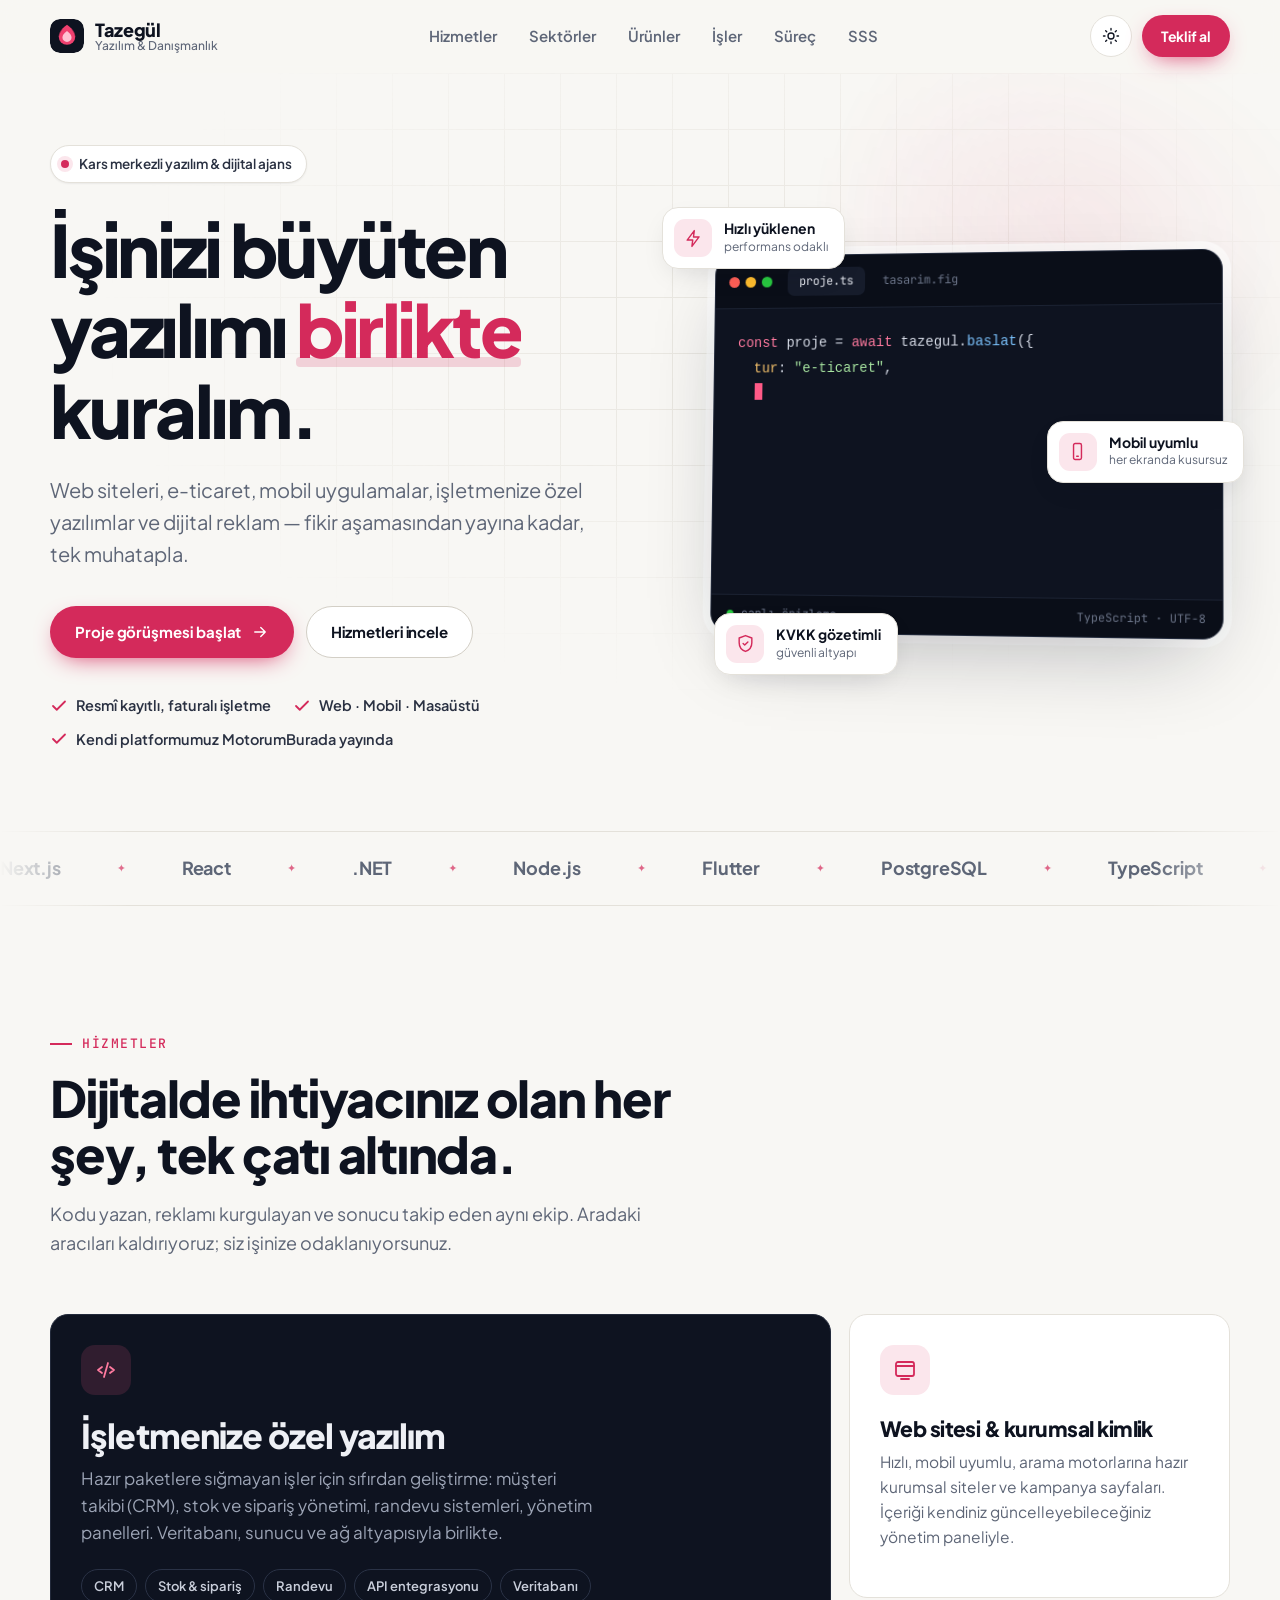
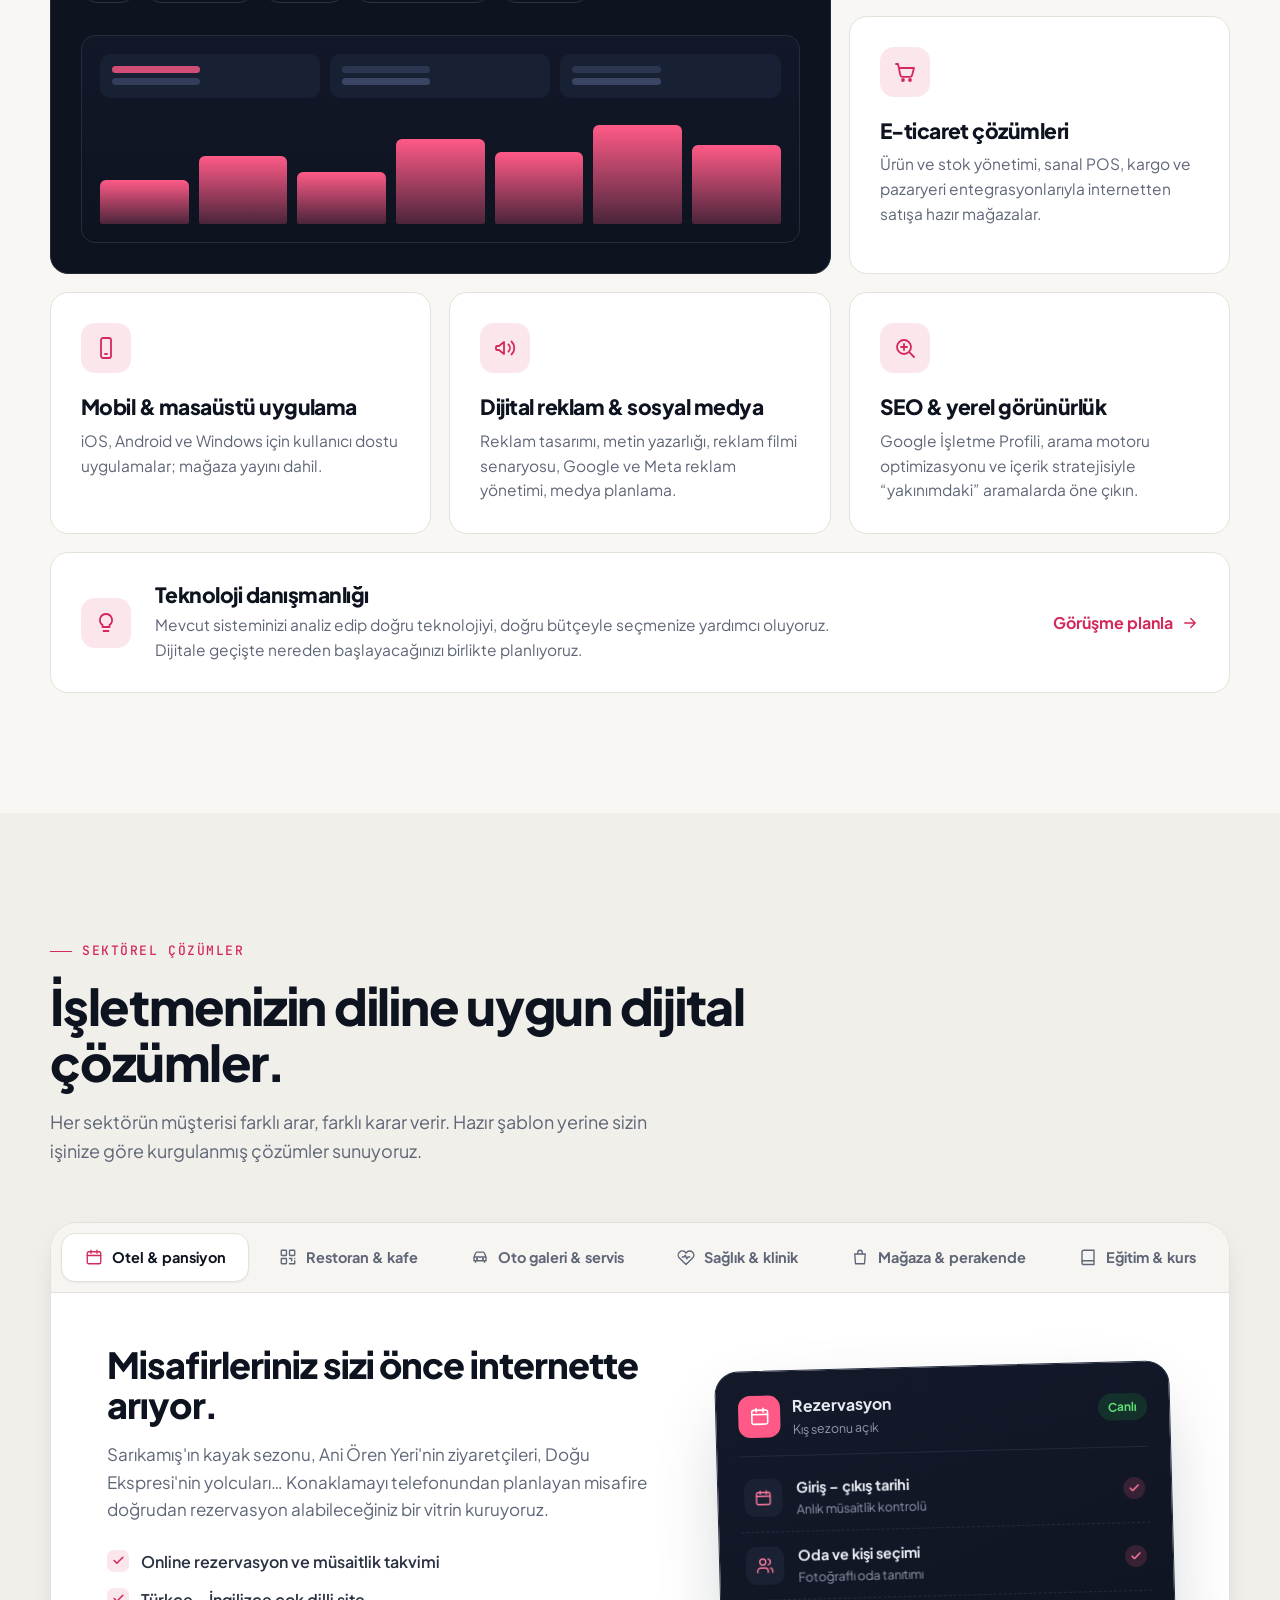
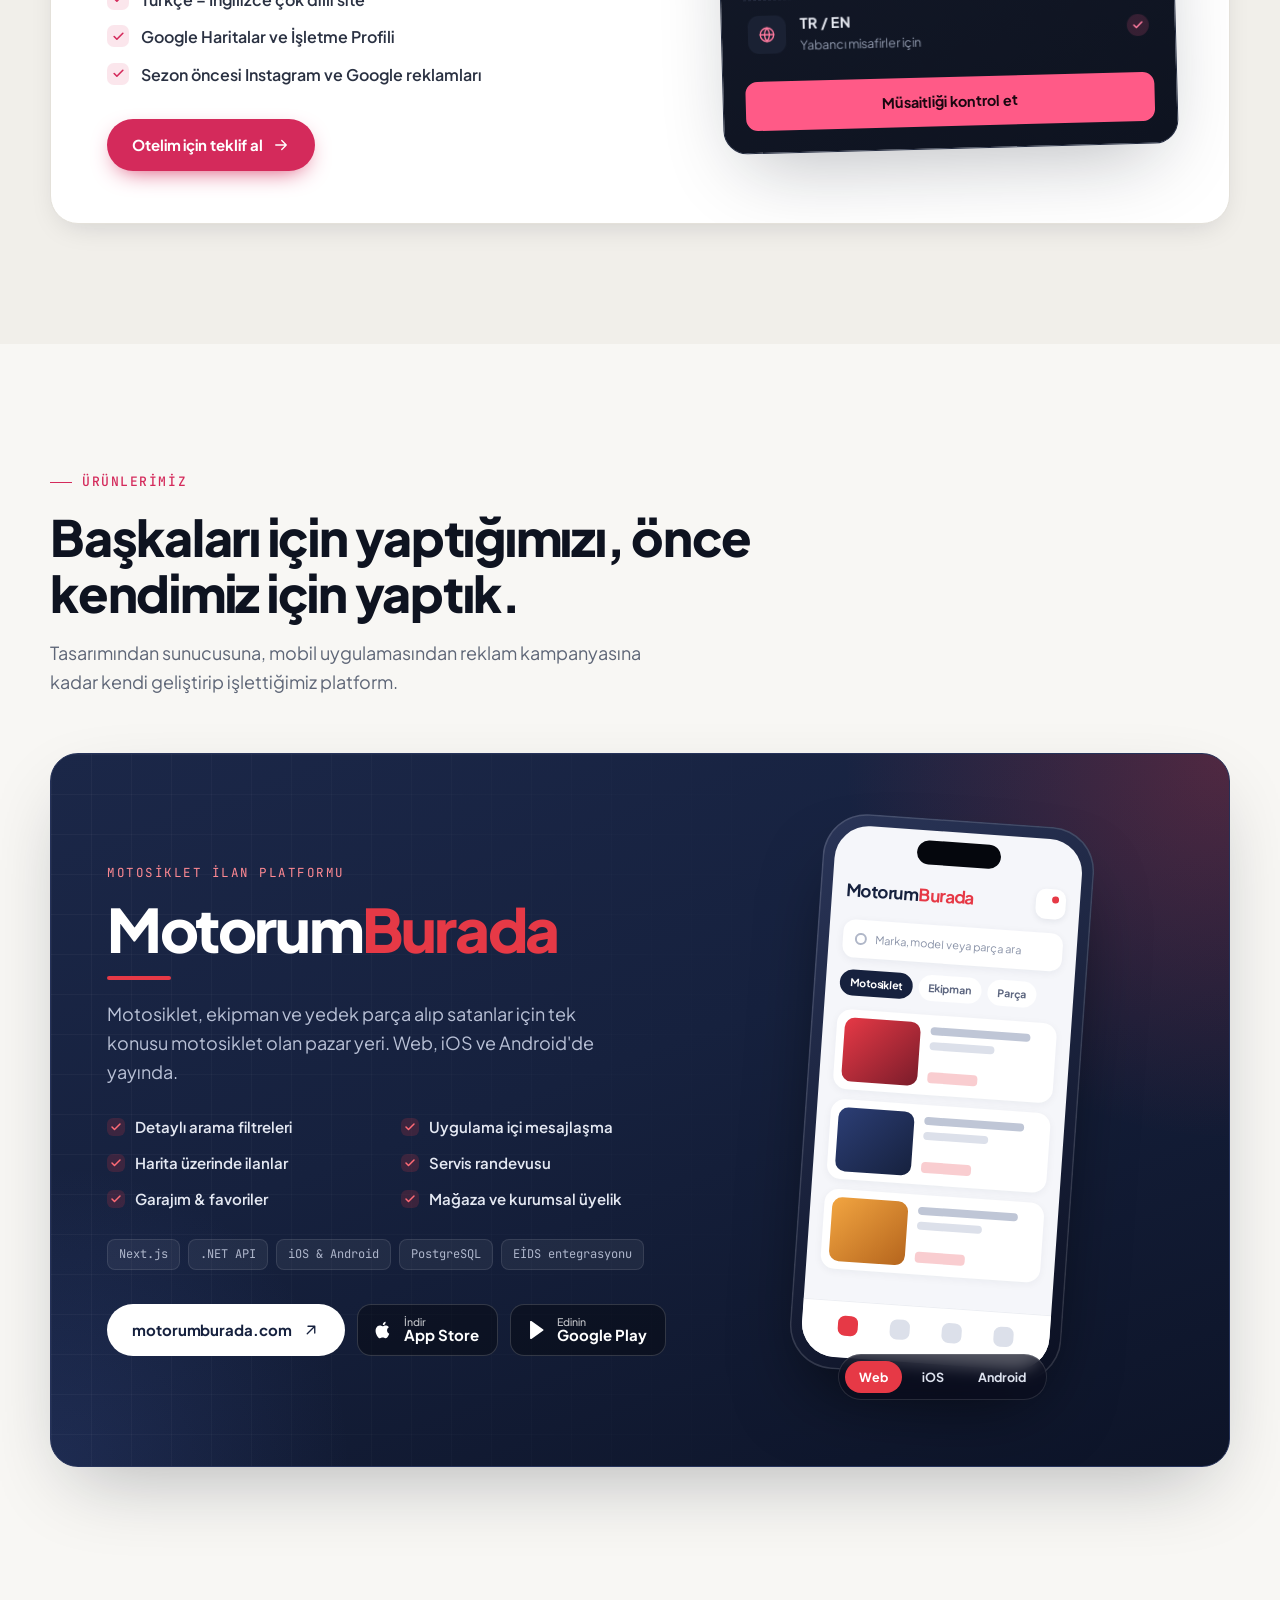
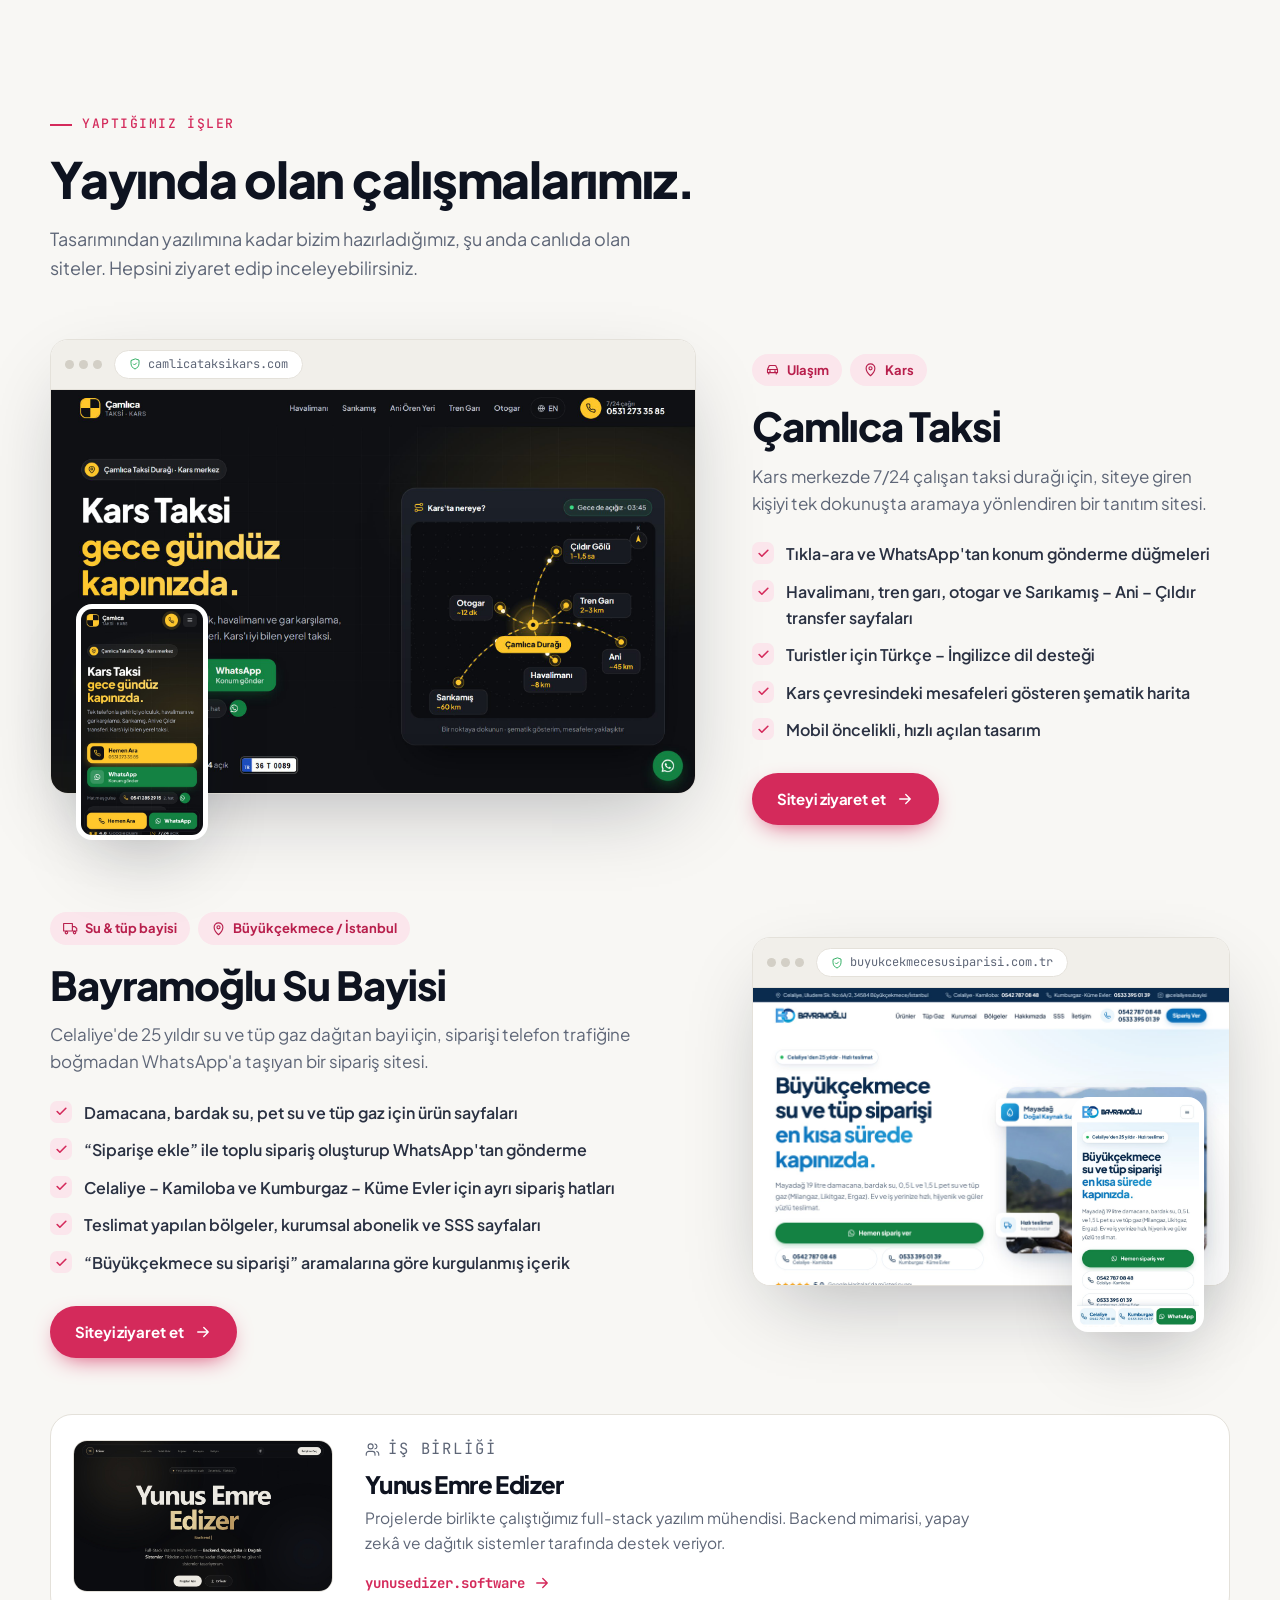
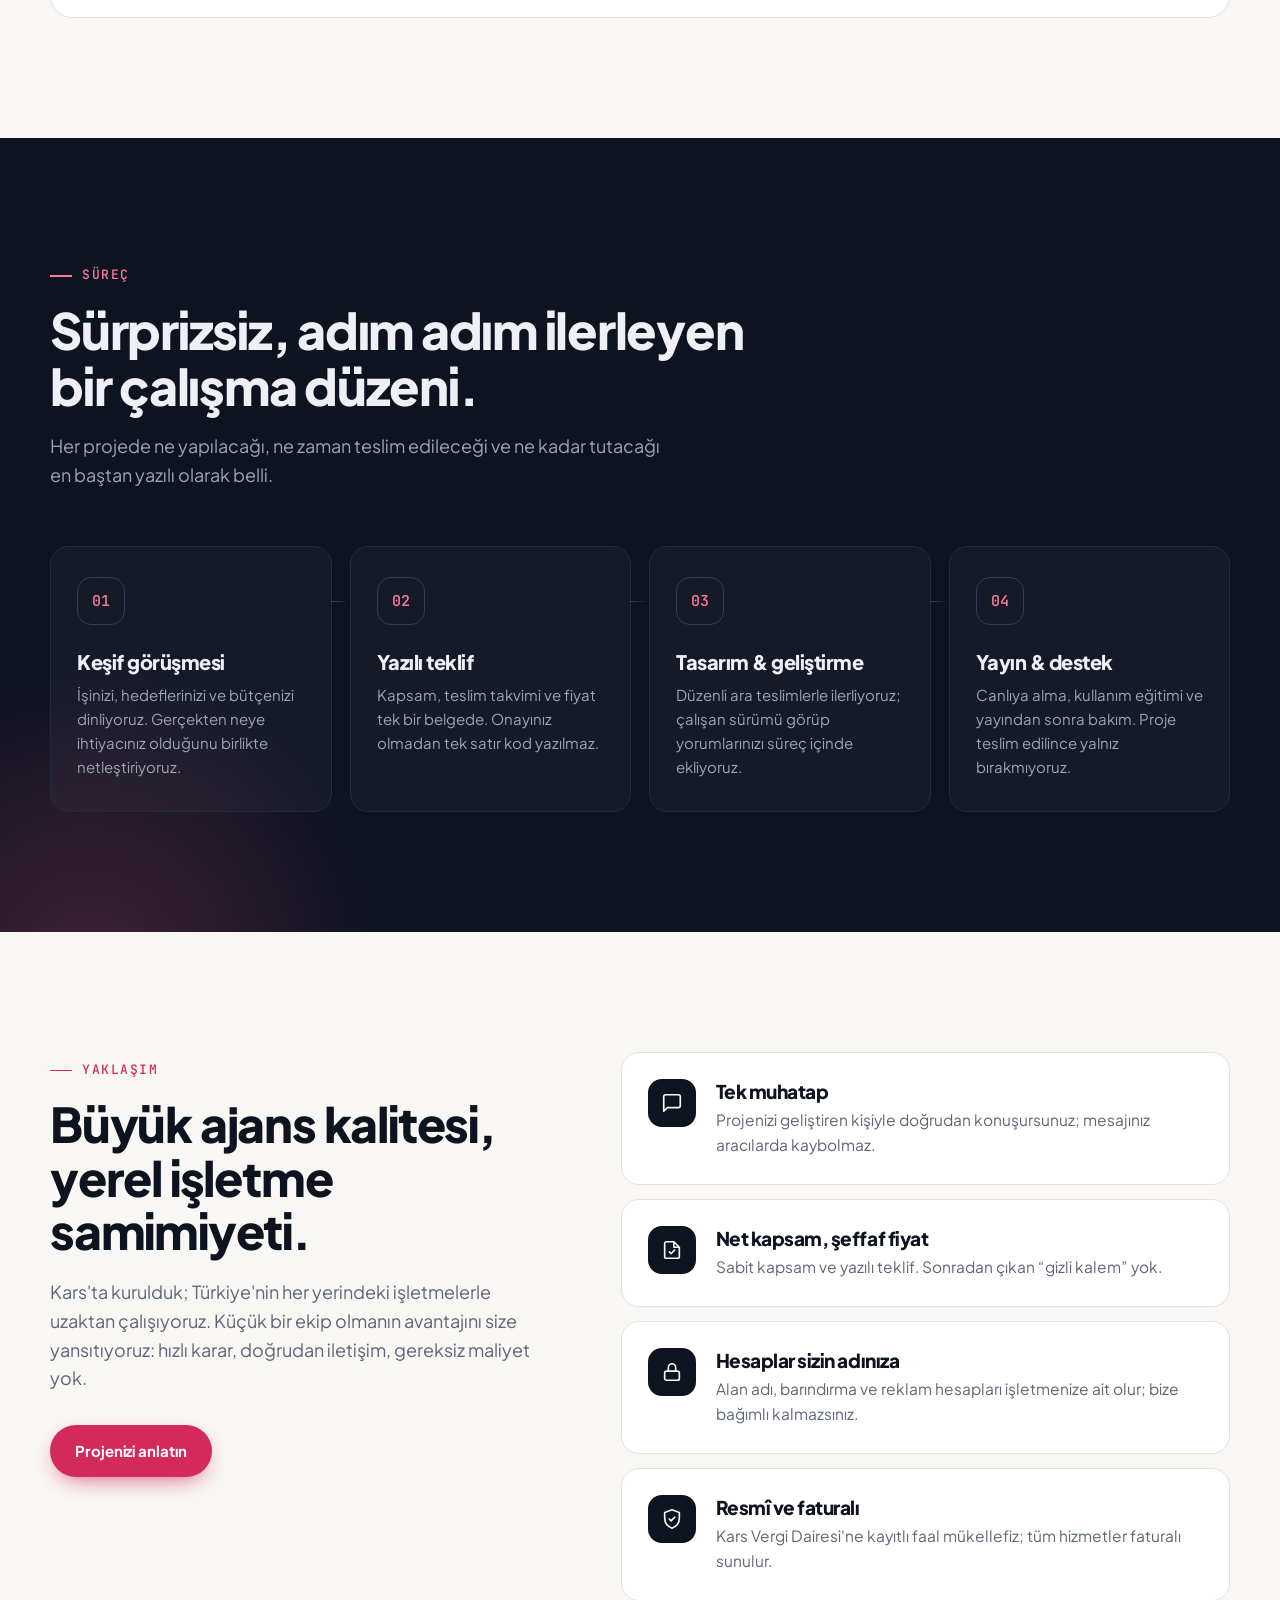
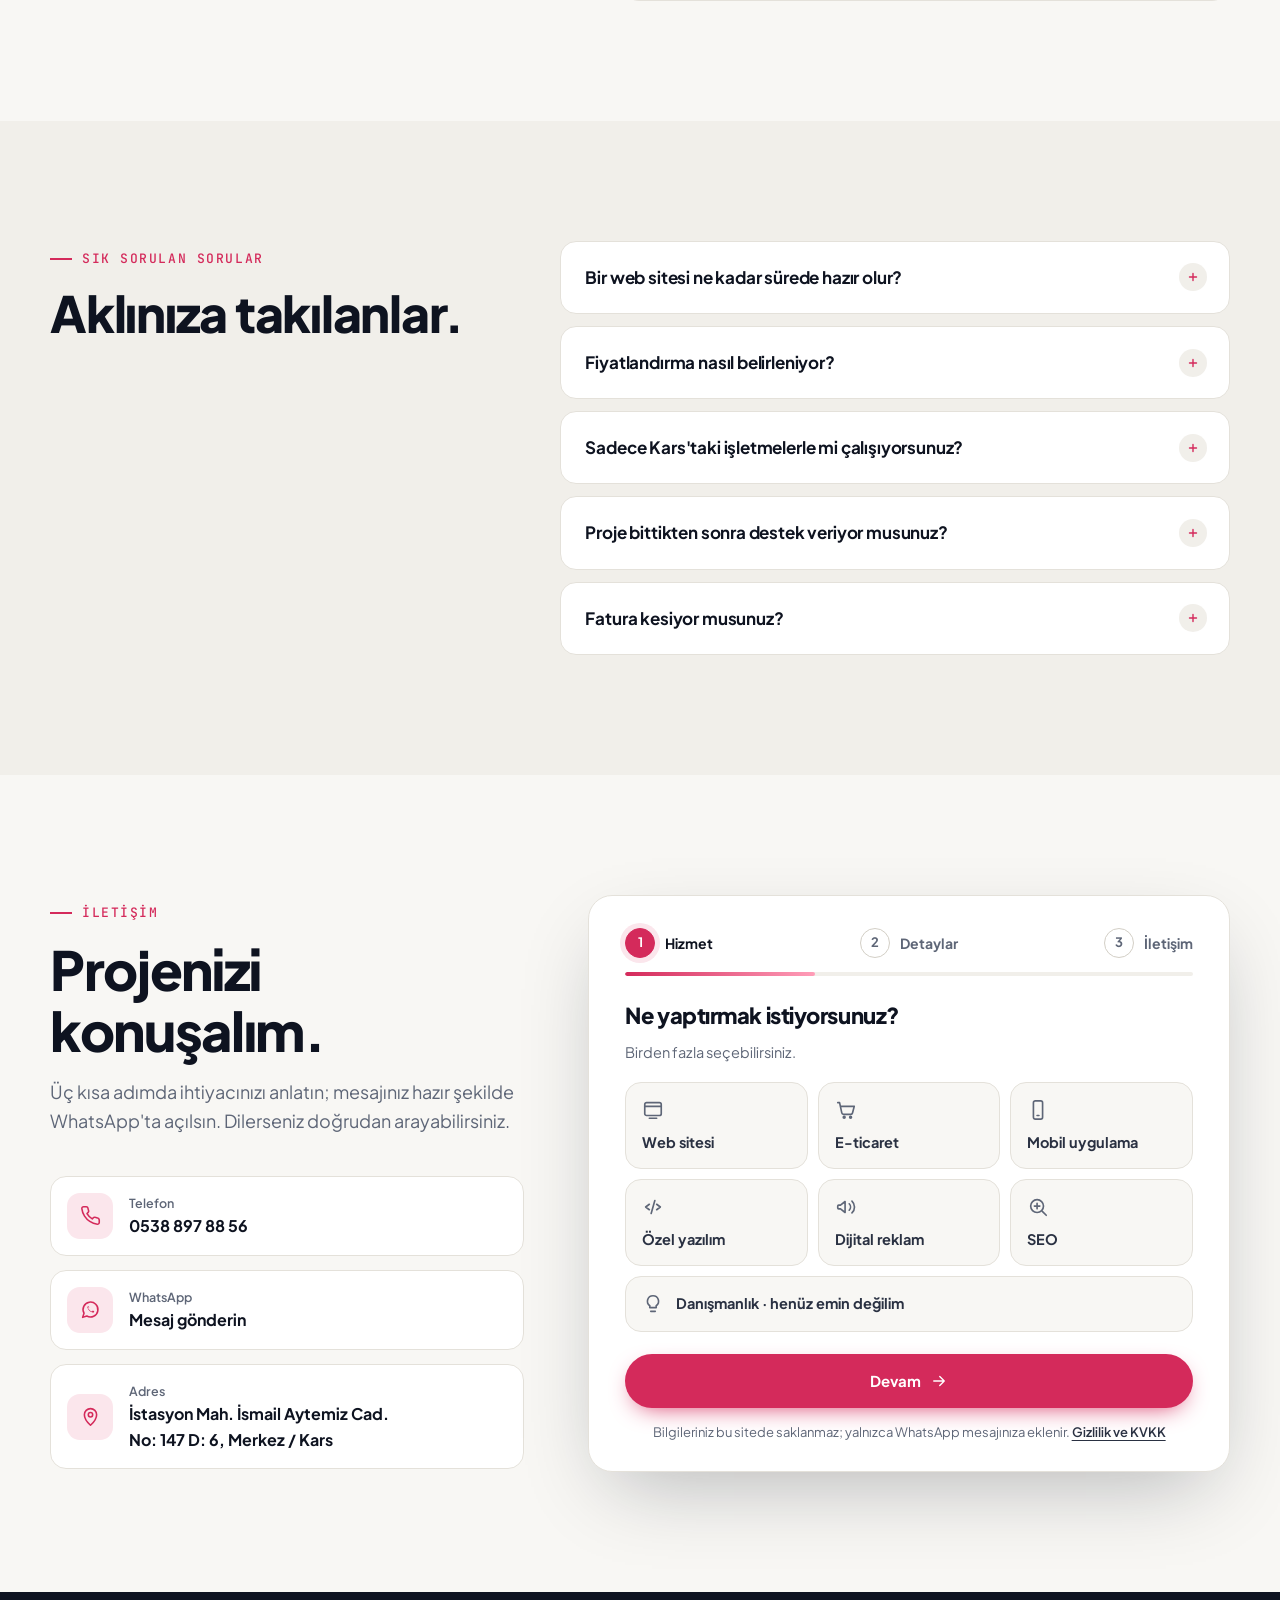
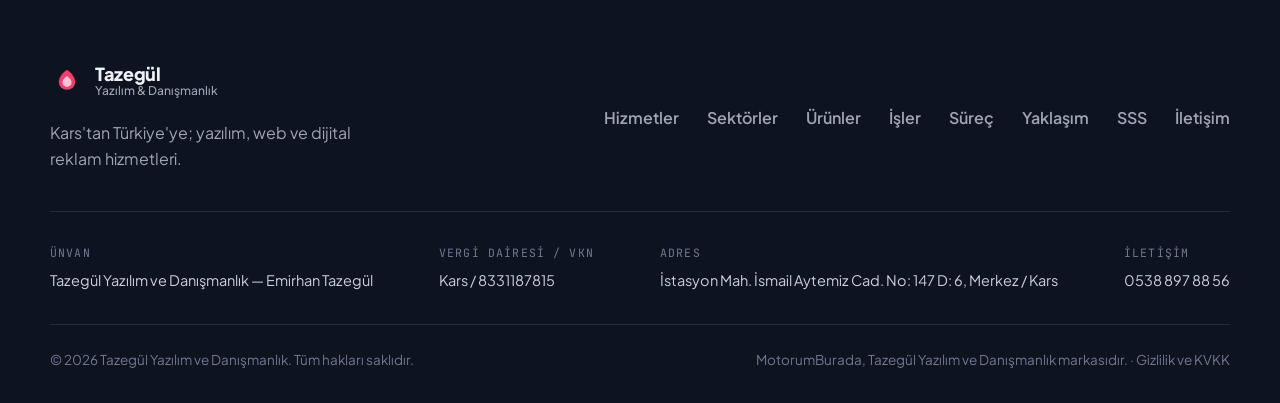
<file: index.html>
<!doctype html>
<html lang="tr">
<head>
  <meta charset="utf-8">
  <meta name="viewport" content="width=device-width, initial-scale=1">
  <title>Tazegül Yazılım ve Danışmanlık | Kars Yazılım, Web ve Dijital Reklam</title>
  <meta name="description" content="Kars merkezli yazılım ve dijital ajans. Web siteleri, e-ticaret, mobil uygulamalar, işletmeye özel yazılımlar, dijital reklam ve SEO hizmetleri.">
  <meta name="theme-color" content="#0E1320">
  <link rel="canonical" href="https://tazegul-yazilim.vercel.app/">
  <link rel="icon" href="favicon.svg" type="image/svg+xml">
  <link rel="apple-touch-icon" href="apple-touch-icon.png">
  <link rel="manifest" href="site.webmanifest">

  <meta property="og:url" content="https://tazegul-yazilim.vercel.app/">
  <meta property="og:type" content="website">
  <meta property="og:locale" content="tr_TR">
  <meta property="og:site_name" content="Tazegül Yazılım ve Danışmanlık">
  <meta property="og:title" content="Tazegül Yazılım ve Danışmanlık">
  <meta property="og:description" content="Web siteleri, e-ticaret, mobil uygulamalar, özel yazılım ve dijital reklam — fikirden yayına tek muhatapla.">
  <meta property="og:image" content="https://tazegul-yazilim.vercel.app/og-image.png">
  <meta property="og:image:width" content="1200">
  <meta property="og:image:height" content="630">
  <meta name="twitter:card" content="summary_large_image">

  <link rel="preconnect" href="https://fonts.googleapis.com">
  <link rel="preconnect" href="https://fonts.gstatic.com" crossorigin>
  <link href="https://fonts.googleapis.com/css2?family=Plus+Jakarta+Sans:wght@400;500;600;700;800&family=JetBrains+Mono:wght@400;500&display=swap" rel="stylesheet">
  <link rel="stylesheet" href="styles.css">

  <script type="application/ld+json">
  {
    "@context": "https://schema.org",
    "@type": "ProfessionalService",
    "name": "Tazegül Yazılım ve Danışmanlık",
    "url": "https://tazegul-yazilim.vercel.app/",
    "description": "Yazılım geliştirme, web siteleri, e-ticaret, mobil uygulama, dijital reklam ve SEO hizmetleri.",
    "telephone": "+90 538 897 88 56",
    "taxID": "8331187815",
    "founder": { "@type": "Person", "name": "Emirhan Tazegül" },
    "foundingDate": "2026-09-01",
    "address": {
      "@type": "PostalAddress",
      "streetAddress": "İstasyon Mah. İsmail Aytemiz Cad. No: 147 D: 6",
      "addressLocality": "Merkez",
      "addressRegion": "Kars",
      "addressCountry": "TR"
    },
    "areaServed": "TR"
  }
  </script>
  <script>
    document.documentElement.classList.add('js');
    try { var t = localStorage.getItem('tz-theme'); if (t) document.documentElement.setAttribute('data-theme', t); } catch (e) {}
  </script>
</head>
<body>
  <a class="skip" href="#main">İçeriğe geç</a>

  <!-- İkon seti -->
  <svg width="0" height="0" style="position:absolute" aria-hidden="true">
    <symbol id="i-cal" viewBox="0 0 24 24"><rect x="3" y="5" width="18" height="16" rx="2"/><path d="M16 3v4M8 3v4M3 10h18"/></symbol>
    <symbol id="i-globe" viewBox="0 0 24 24"><circle cx="12" cy="12" r="9"/><path d="M3 12h18M12 3a14 14 0 0 1 0 18M12 3a14 14 0 0 0 0 18"/></symbol>
    <symbol id="i-pin" viewBox="0 0 24 24"><path d="M12 22s7-6.2 7-12a7 7 0 0 0-14 0c0 5.8 7 12 7 12z"/><circle cx="12" cy="10" r="2.5"/></symbol>
    <symbol id="i-megaphone" viewBox="0 0 24 24"><path d="M3 11v2a1 1 0 0 0 1 1h2l5 4V6L6 10H4a1 1 0 0 0-1 1zM15.5 8.5a5 5 0 0 1 0 7M18.5 5.5a9 9 0 0 1 0 13"/></symbol>
    <symbol id="i-qr" viewBox="0 0 24 24"><rect x="3" y="3" width="7" height="7" rx="1"/><rect x="14" y="3" width="7" height="7" rx="1"/><rect x="3" y="14" width="7" height="7" rx="1"/><path d="M14 14h3v3M21 14v.01M14 21h7v-4"/></symbol>
    <symbol id="i-cart" viewBox="0 0 24 24"><path d="M3 4h2l2.4 11.2a2 2 0 0 0 2 1.6h7.7a2 2 0 0 0 2-1.5L21 8H6"/><circle cx="10" cy="20" r="1"/><circle cx="17" cy="20" r="1"/></symbol>
    <symbol id="i-bag" viewBox="0 0 24 24"><path d="M5 8h14l-1 13H6zM9 8V6a3 3 0 0 1 6 0v2"/></symbol>
    <symbol id="i-car" viewBox="0 0 24 24"><path d="M4 17v-5l2.2-5.2A2 2 0 0 1 8 5.5h8a2 2 0 0 1 1.8 1.3L20 12v5M4 12h16M6 17v2M18 17v2M4 17h16"/><circle cx="8" cy="14.5" r=".6"/><circle cx="16" cy="14.5" r=".6"/></symbol>
    <symbol id="i-wrench" viewBox="0 0 24 24"><path d="M14.7 6.3a4 4 0 0 0-5.4 5.1L3 17.7 6.3 21l6.3-6.3a4 4 0 0 0 5.1-5.4l-2.6 2.6-2.4-.6-.6-2.4z"/></symbol>
    <symbol id="i-heart" viewBox="0 0 24 24"><path d="M20.8 5.6a5.5 5.5 0 0 0-7.8 0L12 6.7l-1-1.1a5.5 5.5 0 0 0-7.8 7.8L12 22l8.8-8.6a5.5 5.5 0 0 0 0-7.8z"/><path d="M7 12h2.5l1.5-2.5 2 5 1.5-2.5H17"/></symbol>
    <symbol id="i-book" viewBox="0 0 24 24"><path d="M4 19.5A2.5 2.5 0 0 1 6.5 17H20V3H6.5A2.5 2.5 0 0 0 4 5.5zM4 19.5A2.5 2.5 0 0 0 6.5 22H20v-5"/></symbol>
    <symbol id="i-users" viewBox="0 0 24 24"><path d="M16 21v-2a4 4 0 0 0-4-4H6a4 4 0 0 0-4 4v2"/><circle cx="9" cy="7" r="4"/><path d="M22 21v-2a4 4 0 0 0-3-3.9M16 3.1a4 4 0 0 1 0 7.8"/></symbol>
    <symbol id="i-bolt" viewBox="0 0 24 24"><path d="M13 2 4 14h7l-1 8 9-12h-7z"/></symbol>
    <symbol id="i-mobile" viewBox="0 0 24 24"><rect x="7" y="2" width="10" height="20" rx="2"/><path d="M11 18h2"/></symbol>
    <symbol id="i-shield" viewBox="0 0 24 24"><path d="M12 2 4 5v6c0 5 3.4 9.3 8 11 4.6-1.7 8-6 8-11V5z"/><path d="m9 12 2 2 4-4"/></symbol>
    <symbol id="i-check" viewBox="0 0 24 24"><path d="M20 6 9 17l-5-5"/></symbol>
    <symbol id="i-code" viewBox="0 0 24 24"><path d="M8 9l-4 3 4 3M16 9l4 3-4 3M14 5l-4 14"/></symbol>
    <symbol id="i-monitor" viewBox="0 0 24 24"><rect x="3" y="4" width="18" height="14" rx="2"/><path d="M3 8h18M8 21h8"/></symbol>
    <symbol id="i-search" viewBox="0 0 24 24"><circle cx="11" cy="11" r="7"/><path d="m21 21-4.3-4.3M8 11h6M11 8v6"/></symbol>
    <symbol id="i-bulb" viewBox="0 0 24 24"><path d="M12 3a6 6 0 0 0-3.5 10.9V16h7v-2.1A6 6 0 0 0 12 3zM9.5 20h5"/></symbol>
    <symbol id="i-bell" viewBox="0 0 24 24"><path d="M18 8a6 6 0 0 0-12 0c0 7-3 9-3 9h18s-3-2-3-9M13.7 21a2 2 0 0 1-3.4 0"/></symbol>
    <symbol id="i-box" viewBox="0 0 24 24"><path d="M21 8 12 3 3 8v8l9 5 9-5zM3 8l9 5 9-5M12 13v8"/></symbol>
    <symbol id="i-card" viewBox="0 0 24 24"><rect x="2" y="5" width="20" height="14" rx="2"/><path d="M2 10h20M6 15h4"/></symbol>
    <symbol id="i-truck" viewBox="0 0 24 24"><path d="M1 4h14v12H1zM15 9h4l3 3v4h-7"/><circle cx="5.5" cy="18.5" r="2"/><circle cx="18.5" cy="18.5" r="2"/></symbol>
    <symbol id="i-clip" viewBox="0 0 24 24"><path d="M9 3h6v3H9zM7 4.5H5V21h14V4.5h-2M9 11h6M9 15h4"/></symbol>
    <symbol id="i-clock" viewBox="0 0 24 24"><circle cx="12" cy="12" r="9"/><path d="M12 7v5l3 2"/></symbol>
    <symbol id="i-list" viewBox="0 0 24 24"><path d="M8 6h13M8 12h13M8 18h13M3 6h.01M3 12h.01M3 18h.01"/></symbol>
    <symbol id="i-arrow" viewBox="0 0 24 24"><path d="M5 12h14M13 6l6 6-6 6"/></symbol>
    <symbol id="i-back" viewBox="0 0 24 24"><path d="M19 12H5M11 18l-6-6 6-6"/></symbol>
    <symbol id="i-phone" viewBox="0 0 24 24"><path d="M22 16.9v3a2 2 0 0 1-2.2 2 19.8 19.8 0 0 1-8.6-3.1 19.5 19.5 0 0 1-6-6A19.8 19.8 0 0 1 2.1 4.2 2 2 0 0 1 4.1 2h3a2 2 0 0 1 2 1.7c.1.9.4 1.8.7 2.7a2 2 0 0 1-.5 2.1L8 9.8a16 16 0 0 0 6 6l1.3-1.3a2 2 0 0 1 2.1-.4c.9.3 1.8.6 2.7.7a2 2 0 0 1 1.7 2z"/></symbol>
    <symbol id="i-wa" viewBox="0 0 24 24"><path d="M3 21l1.6-4.8A8.5 8.5 0 1 1 7.8 19.4z"/><path d="M9 9.5c.3 1.6 1.9 3.9 4.5 4.8l1.2-1.1 1.6.7-.4 1.6c-3.4.3-7.4-3.3-7.6-6.6L9.9 8.3l.8 1.5z" fill="currentColor" stroke="none"/></symbol>
  </svg>

  <!-- ============ HEADER ============ -->
  <header class="header" id="top">
    <div class="container header__inner">
      <a class="brand" href="#top" aria-label="Tazegül Yazılım ana sayfa">
        <img src="favicon.svg" alt="" width="34" height="34">
        <span class="brand__text">
          <strong>Tazegül</strong>
          <small>Yazılım &amp; Danışmanlık</small>
        </span>
      </a>

      <nav class="nav" id="nav" aria-label="Ana menü">
        <a href="#hizmetler">Hizmetler</a>
        <a href="#sektorler">Sektörler</a>
        <a href="#urunler">Ürünler</a>
        <a href="#isler">İşler</a>
        <a href="#surec">Süreç</a>
        <a href="#sss">SSS</a>
        <a href="#iletisim" class="nav__cta-mobile">Teklif al</a>
      </nav>

      <div class="header__actions">
        <button class="icon-btn" id="themeToggle" type="button" aria-label="Temayı değiştir">
          <svg class="i-sun" viewBox="0 0 24 24" aria-hidden="true"><circle cx="12" cy="12" r="4"/><path d="M12 2v2M12 20v2M4.9 4.9l1.4 1.4M17.7 17.7l1.4 1.4M2 12h2M20 12h2M4.9 19.1l1.4-1.4M17.7 6.3l1.4-1.4"/></svg>
          <svg class="i-moon" viewBox="0 0 24 24" aria-hidden="true"><path d="M20 14.5A8 8 0 0 1 9.5 4a8 8 0 1 0 10.5 10.5z"/></svg>
        </button>
        <a class="btn btn--primary btn--sm header__cta" href="#iletisim">Teklif al</a>
        <button class="icon-btn menu-btn" id="menuBtn" type="button" aria-label="Menüyü aç" aria-expanded="false" aria-controls="nav">
          <span></span><span></span>
        </button>
      </div>
    </div>
    <div class="progress" aria-hidden="true"><i id="progress"></i></div>
  </header>

  <main id="main">
    <!-- ============ HERO ============ -->
    <section class="hero">
      <div class="hero__bg" aria-hidden="true"></div>
      <div class="container hero__grid">
        <div class="hero__copy">
          <p class="eyebrow reveal"><span class="dot"></span> Kars merkezli yazılım &amp; dijital ajans</p>
          <h1 class="split" aria-label="İşinizi büyüten yazılımı birlikte kuralım.">
            <span class="w" style="--i:0"><span>İşinizi</span></span>
            <span class="w" style="--i:1"><span>büyüten</span></span>
            <span class="w" style="--i:2"><span>yazılımı</span></span>
            <span class="w" style="--i:3"><span class="accent">birlikte</span></span>
            <span class="w" style="--i:4"><span>kuralım.</span></span>
          </h1>
          <p class="lead reveal">Web siteleri, e-ticaret, mobil uygulamalar, işletmenize özel yazılımlar ve dijital reklam — fikir aşamasından yayına kadar, tek muhatapla.</p>
          <div class="hero__cta reveal">
            <a class="btn btn--primary" href="#iletisim">
              Proje görüşmesi başlat
              <svg viewBox="0 0 24 24" aria-hidden="true"><path d="M5 12h14M13 6l6 6-6 6"/></svg>
            </a>
            <a class="btn btn--ghost" href="#hizmetler">Hizmetleri incele</a>
          </div>
          <ul class="hero__facts reveal">
            <li><svg viewBox="0 0 24 24" aria-hidden="true"><path d="M20 6 9 17l-5-5"/></svg>Resmî kayıtlı, faturalı işletme</li>
            <li><svg viewBox="0 0 24 24" aria-hidden="true"><path d="M20 6 9 17l-5-5"/></svg>Web · Mobil · Masaüstü</li>
            <li><svg viewBox="0 0 24 24" aria-hidden="true"><path d="M20 6 9 17l-5-5"/></svg>Kendi platformumuz MotorumBurada yayında</li>
          </ul>
        </div>

        <div class="hero__visual reveal" aria-hidden="true">
          <div class="editor">
            <div class="editor__bar">
              <span class="editor__dots"><i></i><i></i><i></i></span>
              <span class="editor__tab is-active">proje.ts</span>
              <span class="editor__tab">tasarim.fig</span>
            </div>
            <pre class="editor__code"><code id="typed"></code><span class="caret"></span></pre>
            <div class="editor__status">
              <span><i class="pulse"></i> canlı önizleme</span>
              <span>TypeScript · UTF-8</span>
            </div>
          </div>
          <div class="chip chip--a"><span class="chip__icon"><svg><use href="#i-bolt"/></svg></span><div><strong>Hızlı yüklenen</strong><small>performans odaklı</small></div></div>
          <div class="chip chip--b"><span class="chip__icon"><svg><use href="#i-mobile"/></svg></span><div><strong>Mobil uyumlu</strong><small>her ekranda kusursuz</small></div></div>
          <div class="chip chip--c"><span class="chip__icon"><svg><use href="#i-shield"/></svg></span><div><strong>KVKK gözetimli</strong><small>güvenli altyapı</small></div></div>
        </div>
      </div>

      <div class="marquee" aria-label="Kullandığımız teknolojiler">
        <div class="marquee__track">
          <span>Next.js</span><span>React</span><span>.NET</span><span>Node.js</span><span>Flutter</span><span>PostgreSQL</span><span>TypeScript</span><span>Tailwind</span><span>Vercel</span><span>Cloudflare</span><span>Figma</span><span>Google Ads</span><span>Meta Ads</span>
          <span aria-hidden="true">Next.js</span><span aria-hidden="true">React</span><span aria-hidden="true">.NET</span><span aria-hidden="true">Node.js</span><span aria-hidden="true">Flutter</span><span aria-hidden="true">PostgreSQL</span><span aria-hidden="true">TypeScript</span><span aria-hidden="true">Tailwind</span><span aria-hidden="true">Vercel</span><span aria-hidden="true">Cloudflare</span><span aria-hidden="true">Figma</span><span aria-hidden="true">Google Ads</span><span aria-hidden="true">Meta Ads</span>
        </div>
      </div>
    </section>

    <!-- ============ SERVICES ============ -->
    <section class="section" id="hizmetler">
      <div class="container">
        <div class="section__head reveal">
          <p class="kicker">Hizmetler</p>
          <h2>Dijitalde ihtiyacınız olan her şey, tek çatı altında.</h2>
          <p>Kodu yazan, reklamı kurgulayan ve sonucu takip eden aynı ekip. Aradaki aracıları kaldırıyoruz; siz işinize odaklanıyorsunuz.</p>
        </div>

        <div class="bento">
          <article class="card card--feature reveal">
            <div class="card__icon"><svg viewBox="0 0 24 24"><path d="M8 9l-4 3 4 3M16 9l4 3-4 3M14 5l-4 14"/></svg></div>
            <h3>İşletmenize özel yazılım</h3>
            <p>Hazır paketlere sığmayan işler için sıfırdan geliştirme: müşteri takibi (CRM), stok ve sipariş yönetimi, randevu sistemleri, yönetim panelleri. Veritabanı, sunucu ve ağ altyapısıyla birlikte.</p>
            <ul class="tags"><li>CRM</li><li>Stok &amp; sipariş</li><li>Randevu</li><li>API entegrasyonu</li><li>Veritabanı</li></ul>
            <div class="card__art" aria-hidden="true">
              <div class="mini-dash">
                <div class="mini-dash__row"><b></b><b></b><b></b></div>
                <div class="mini-dash__chart"><i style="--h:40%"></i><i style="--h:62%"></i><i style="--h:48%"></i><i style="--h:78%"></i><i style="--h:66%"></i><i style="--h:90%"></i><i style="--h:72%"></i></div>
              </div>
            </div>
          </article>

          <article class="card reveal">
            <div class="card__icon"><svg viewBox="0 0 24 24"><rect x="3" y="4" width="18" height="14" rx="2"/><path d="M3 8h18M8 21h8"/></svg></div>
            <h3>Web sitesi &amp; kurumsal kimlik</h3>
            <p>Hızlı, mobil uyumlu, arama motorlarına hazır kurumsal siteler ve kampanya sayfaları. İçeriği kendiniz güncelleyebileceğiniz yönetim paneliyle.</p>
          </article>

          <article class="card reveal">
            <div class="card__icon"><svg viewBox="0 0 24 24"><path d="M3 4h2l2.4 11.2a2 2 0 0 0 2 1.6h7.7a2 2 0 0 0 2-1.5L21 8H6"/><circle cx="10" cy="20" r="1"/><circle cx="17" cy="20" r="1"/></svg></div>
            <h3>E-ticaret çözümleri</h3>
            <p>Ürün ve stok yönetimi, sanal POS, kargo ve pazaryeri entegrasyonlarıyla internetten satışa hazır mağazalar.</p>
          </article>

          <article class="card reveal">
            <div class="card__icon"><svg viewBox="0 0 24 24"><rect x="7" y="2" width="10" height="20" rx="2"/><path d="M11 18h2"/></svg></div>
            <h3>Mobil &amp; masaüstü uygulama</h3>
            <p>iOS, Android ve Windows için kullanıcı dostu uygulamalar; mağaza yayını dahil.</p>
          </article>

          <article class="card reveal">
            <div class="card__icon"><svg viewBox="0 0 24 24"><path d="M3 11v2a1 1 0 0 0 1 1h2l5 4V6L6 10H4a1 1 0 0 0-1 1zM15.5 8.5a5 5 0 0 1 0 7M18.5 5.5a9 9 0 0 1 0 13"/></svg></div>
            <h3>Dijital reklam &amp; sosyal medya</h3>
            <p>Reklam tasarımı, metin yazarlığı, reklam filmi senaryosu, Google ve Meta reklam yönetimi, medya planlama.</p>
          </article>

          <article class="card reveal">
            <div class="card__icon"><svg viewBox="0 0 24 24"><circle cx="11" cy="11" r="7"/><path d="m21 21-4.3-4.3M8 11h6M11 8v6"/></svg></div>
            <h3>SEO &amp; yerel görünürlük</h3>
            <p>Google İşletme Profili, arama motoru optimizasyonu ve içerik stratejisiyle “yakınımdaki” aramalarda öne çıkın.</p>
          </article>

          <article class="card card--wide reveal">
            <div class="card__icon"><svg viewBox="0 0 24 24"><path d="M12 3a6 6 0 0 0-3.5 10.9V16h7v-2.1A6 6 0 0 0 12 3zM9.5 20h5"/></svg></div>
            <div>
              <h3>Teknoloji danışmanlığı</h3>
              <p>Mevcut sisteminizi analiz edip doğru teknolojiyi, doğru bütçeyle seçmenize yardımcı oluyoruz. Dijitale geçişte nereden başlayacağınızı birlikte planlıyoruz.</p>
            </div>
            <a class="link-arrow" href="#iletisim">Görüşme planla <svg viewBox="0 0 24 24" aria-hidden="true"><path d="M5 12h14M13 6l6 6-6 6"/></svg></a>
          </article>
        </div>
      </div>
    </section>

    <!-- ============ SECTORS ============ -->
    <section class="section section--soft" id="sektorler">
      <div class="container">
        <div class="section__head reveal">
          <p class="kicker">Sektörel çözümler</p>
          <h2>İşletmenizin diline uygun dijital çözümler.</h2>
          <p>Her sektörün müşterisi farklı arar, farklı karar verir. Hazır şablon yerine sizin işinize göre kurgulanmış çözümler sunuyoruz.</p>
        </div>

        <div class="sectors reveal">
          <div class="sectors__tabs" role="tablist" aria-label="Sektörler">
            <button role="tab" id="tab-otel" aria-controls="p-otel" aria-selected="true" class="is-active"><svg><use href="#i-cal"/></svg>Otel &amp; pansiyon</button>
            <button role="tab" id="tab-restoran" aria-controls="p-restoran" aria-selected="false" tabindex="-1"><svg><use href="#i-qr"/></svg>Restoran &amp; kafe</button>
            <button role="tab" id="tab-oto" aria-controls="p-oto" aria-selected="false" tabindex="-1"><svg><use href="#i-car"/></svg>Oto galeri &amp; servis</button>
            <button role="tab" id="tab-saglik" aria-controls="p-saglik" aria-selected="false" tabindex="-1"><svg><use href="#i-heart"/></svg>Sağlık &amp; klinik</button>
            <button role="tab" id="tab-magaza" aria-controls="p-magaza" aria-selected="false" tabindex="-1"><svg><use href="#i-bag"/></svg>Mağaza &amp; perakende</button>
            <button role="tab" id="tab-egitim" aria-controls="p-egitim" aria-selected="false" tabindex="-1"><svg><use href="#i-book"/></svg>Eğitim &amp; kurs</button>
          </div>

          <!-- Otel -->
          <div class="sector" role="tabpanel" id="p-otel" aria-labelledby="tab-otel">
            <div class="sector__copy">
              <h3>Misafirleriniz sizi önce internette arıyor.</h3>
              <p>Sarıkamış'ın kayak sezonu, Ani Ören Yeri'nin ziyaretçileri, Doğu Ekspresi'nin yolcuları… Konaklamayı telefonundan planlayan misafire doğrudan rezervasyon alabileceğiniz bir vitrin kuruyoruz.</p>
              <ul class="ticks">
                <li>Online rezervasyon ve müsaitlik takvimi</li>
                <li>Türkçe – İngilizce çok dilli site</li>
                <li>Google Haritalar ve İşletme Profili</li>
                <li>Sezon öncesi Instagram ve Google reklamları</li>
              </ul>
              <button class="btn btn--primary" type="button" data-sector="Otel &amp; pansiyon" data-services="Web sitesi,Dijital reklam,SEO">Otelim için teklif al <svg><use href="#i-arrow"/></svg></button>
            </div>
            <div class="mock" aria-hidden="true">
              <div class="mock__head"><span class="mock__logo"><svg><use href="#i-cal"/></svg></span><div><b>Rezervasyon</b><small>Kış sezonu açık</small></div><em>Canlı</em></div>
              <div class="mock__row"><span><svg><use href="#i-cal"/></svg></span><div><strong>Giriş – çıkış tarihi</strong><small>Anlık müsaitlik kontrolü</small></div><i><svg><use href="#i-check"/></svg></i></div>
              <div class="mock__row"><span><svg><use href="#i-users"/></svg></span><div><strong>Oda ve kişi seçimi</strong><small>Fotoğraflı oda tanıtımı</small></div><i><svg><use href="#i-check"/></svg></i></div>
              <div class="mock__row"><span><svg><use href="#i-globe"/></svg></span><div><strong>TR / EN</strong><small>Yabancı misafirler için</small></div><i><svg><use href="#i-check"/></svg></i></div>
              <div class="mock__cta">Müsaitliği kontrol et</div>
            </div>
          </div>

          <!-- Restoran -->
          <div class="sector" role="tabpanel" id="p-restoran" aria-labelledby="tab-restoran" hidden>
            <div class="sector__copy">
              <h3>Menünüz masada, siparişiniz telefonda.</h3>
              <p>QR menüden paket siparişe, Google'daki görünürlüğünüzden sosyal medya kampanyalarınıza kadar lezzetinizi dijitalde de öne çıkarıyoruz.</p>
              <ul class="ticks">
                <li>QR menü ve kolay fiyat güncelleme</li>
                <li>Online ve WhatsApp üzerinden sipariş</li>
                <li>“Yakınımdaki restoranlar” aramalarında görünürlük</li>
                <li>Kampanya ve sosyal medya tasarımları</li>
              </ul>
              <button class="btn btn--primary" type="button" data-sector="Restoran &amp; kafe" data-services="Web sitesi,SEO,Dijital reklam">Restoranım için teklif al <svg><use href="#i-arrow"/></svg></button>
            </div>
            <div class="mock" aria-hidden="true">
              <div class="mock__head"><span class="mock__logo"><svg><use href="#i-qr"/></svg></span><div><b>QR Menü</b><small>Masa 4</small></div><em>Açık</em></div>
              <div class="mock__row"><span><svg><use href="#i-list"/></svg></span><div><strong>Kategoriler</strong><small>Kahvaltı · Ana yemek · Tatlı</small></div><i><svg><use href="#i-check"/></svg></i></div>
              <div class="mock__row"><span><svg><use href="#i-bell"/></svg></span><div><strong>Günün menüsü</strong><small>Tek tıkla güncellenir</small></div><i><svg><use href="#i-check"/></svg></i></div>
              <div class="mock__row"><span><svg><use href="#i-truck"/></svg></span><div><strong>Paket sipariş</strong><small>WhatsApp'a düşer</small></div><i><svg><use href="#i-check"/></svg></i></div>
              <div class="mock__cta">Sipariş ver</div>
            </div>
          </div>

          <!-- Oto -->
          <div class="sector" role="tabpanel" id="p-oto" aria-labelledby="tab-oto" hidden>
            <div class="sector__copy">
              <h3>Araçlarınız ve servisiniz tek panelde.</h3>
              <p>Stoktaki araçlarınızı sergileyen bir site, servis randevularını toplayan bir sistem; motosiklet satıyorsanız MotorumBurada'da size ait bir mağaza sayfası.</p>
              <ul class="ticks">
                <li>Araç stok ve ilan yönetimi</li>
                <li>Online servis randevusu</li>
                <li>Müşteri ve bakım geçmişi takibi</li>
                <li>MotorumBurada mağaza ve kurumsal üyelik</li>
              </ul>
              <button class="btn btn--primary" type="button" data-sector="Oto galeri &amp; servis" data-services="Web sitesi,Özel yazılım">İşletmem için teklif al <svg><use href="#i-arrow"/></svg></button>
            </div>
            <div class="mock" aria-hidden="true">
              <div class="mock__head"><span class="mock__logo"><svg><use href="#i-wrench"/></svg></span><div><b>Servis randevusu</b><small>Bu hafta 3 boş saat</small></div><em>Yeni</em></div>
              <div class="mock__row"><span><svg><use href="#i-car"/></svg></span><div><strong>Araç bilgisi</strong><small>Marka, model, kilometre</small></div><i><svg><use href="#i-check"/></svg></i></div>
              <div class="mock__row"><span><svg><use href="#i-clock"/></svg></span><div><strong>Uygun saat seçimi</strong><small>Çakışma olmadan</small></div><i><svg><use href="#i-check"/></svg></i></div>
              <div class="mock__row"><span><svg><use href="#i-clip"/></svg></span><div><strong>Bakım geçmişi</strong><small>Her araç için kayıt</small></div><i><svg><use href="#i-check"/></svg></i></div>
              <div class="mock__cta">Randevu oluştur</div>
            </div>
          </div>

          <!-- Sağlık -->
          <div class="sector" role="tabpanel" id="p-saglik" aria-labelledby="tab-saglik" hidden>
            <div class="sector__copy">
              <h3>Randevu almak bir mesaj kadar kolay.</h3>
              <p>Danışanlarınızın size kolayca ulaştığı, güven veren ve bilgilendiren bir web sitesi; kişisel verileri KVKK gözetilerek işleyen bir randevu altyapısı.</p>
              <ul class="ticks">
                <li>Online randevu talebi</li>
                <li>Hizmet ve uzman tanıtım sayfaları</li>
                <li>KVKK aydınlatma ve açık rıza akışları</li>
                <li>Google Haritalar'da kolay yol tarifi</li>
              </ul>
              <button class="btn btn--primary" type="button" data-sector="Sağlık &amp; klinik" data-services="Web sitesi,Özel yazılım">Kliniğim için teklif al <svg><use href="#i-arrow"/></svg></button>
            </div>
            <div class="mock" aria-hidden="true">
              <div class="mock__head"><span class="mock__logo"><svg><use href="#i-heart"/></svg></span><div><b>Randevu talebi</b><small>Hafta içi 09:00 – 18:00</small></div><em>Uygun</em></div>
              <div class="mock__row"><span><svg><use href="#i-users"/></svg></span><div><strong>Uzman seçimi</strong><small>Tanıtım sayfalarıyla</small></div><i><svg><use href="#i-check"/></svg></i></div>
              <div class="mock__row"><span><svg><use href="#i-cal"/></svg></span><div><strong>Gün ve saat</strong><small>Talep olarak iletilir</small></div><i><svg><use href="#i-check"/></svg></i></div>
              <div class="mock__row"><span><svg><use href="#i-shield"/></svg></span><div><strong>KVKK onayı</strong><small>Aydınlatma metniyle</small></div><i><svg><use href="#i-check"/></svg></i></div>
              <div class="mock__cta">Randevu iste</div>
            </div>
          </div>

          <!-- Mağaza -->
          <div class="sector" role="tabpanel" id="p-magaza" aria-labelledby="tab-magaza" hidden>
            <div class="sector__copy">
              <h3>Dükkânınız 7 gün 24 saat açık olsun.</h3>
              <p>Mağazanızı Türkiye'nin her yerine satış yapan bir online mağazaya dönüştürüyoruz; stok, sipariş ve kargo tek ekrandan yönetilsin.</p>
              <ul class="ticks">
                <li>E-ticaret sitesi ve sanal POS</li>
                <li>Stok ve sipariş yönetim paneli</li>
                <li>Pazaryeri entegrasyonları</li>
                <li>Kargo firması entegrasyonu</li>
              </ul>
              <button class="btn btn--primary" type="button" data-sector="Mağaza &amp; perakende" data-services="E-ticaret,Dijital reklam">Mağazam için teklif al <svg><use href="#i-arrow"/></svg></button>
            </div>
            <div class="mock" aria-hidden="true">
              <div class="mock__head"><span class="mock__logo"><svg><use href="#i-bag"/></svg></span><div><b>Sipariş paneli</b><small>Bugün</small></div><em>Aktif</em></div>
              <div class="mock__row"><span><svg><use href="#i-card"/></svg></span><div><strong>Ödeme alındı</strong><small>Sanal POS ile güvenli</small></div><i><svg><use href="#i-check"/></svg></i></div>
              <div class="mock__row"><span><svg><use href="#i-box"/></svg></span><div><strong>Stok güncellendi</strong><small>Tüm kanallarda eş zamanlı</small></div><i><svg><use href="#i-check"/></svg></i></div>
              <div class="mock__row"><span><svg><use href="#i-truck"/></svg></span><div><strong>Kargoya verildi</strong><small>Takip numarası iletildi</small></div><i><svg><use href="#i-check"/></svg></i></div>
              <div class="mock__cta">Siparişleri gör</div>
            </div>
          </div>

          <!-- Eğitim -->
          <div class="sector" role="tabpanel" id="p-egitim" aria-labelledby="tab-egitim" hidden>
            <div class="sector__copy">
              <h3>Kayıtlar da duyurular da tek yerden.</h3>
              <p>Kurslar, etüt merkezleri ve spor okulları için ön kayıt formları, ders programları ve öğrenci–veli duyurularını yöneten sistemler.</p>
              <ul class="ticks">
                <li>Online ön kayıt ve başvuru</li>
                <li>Ders programı ve duyuru sayfaları</li>
                <li>Öğrenci / üye yönetim paneli</li>
                <li>Kayıt dönemi reklam kampanyaları</li>
              </ul>
              <button class="btn btn--primary" type="button" data-sector="Eğitim &amp; kurs" data-services="Web sitesi,Özel yazılım,Dijital reklam">Kurumum için teklif al <svg><use href="#i-arrow"/></svg></button>
            </div>
            <div class="mock" aria-hidden="true">
              <div class="mock__head"><span class="mock__logo"><svg><use href="#i-book"/></svg></span><div><b>Ön kayıt</b><small>Yeni dönem</small></div><em>Açık</em></div>
              <div class="mock__row"><span><svg><use href="#i-clip"/></svg></span><div><strong>Başvuru formu</strong><small>Belgeler dahil</small></div><i><svg><use href="#i-check"/></svg></i></div>
              <div class="mock__row"><span><svg><use href="#i-cal"/></svg></span><div><strong>Ders programı</strong><small>Gruplara göre</small></div><i><svg><use href="#i-check"/></svg></i></div>
              <div class="mock__row"><span><svg><use href="#i-bell"/></svg></span><div><strong>Duyurular</strong><small>Öğrenci ve velilere</small></div><i><svg><use href="#i-check"/></svg></i></div>
              <div class="mock__cta">Kayıt ol</div>
            </div>
          </div>
        </div>
      </div>
    </section>

    <!-- ============ PRODUCTS ============ -->
    <section class="section" id="urunler">
      <div class="container">
        <div class="section__head reveal">
          <p class="kicker">Ürünlerimiz</p>
          <h2>Başkaları için yaptığımızı, önce kendimiz için yaptık.</h2>
          <p>Tasarımından sunucusuna, mobil uygulamasından reklam kampanyasına kadar kendi geliştirip işlettiğimiz platform.</p>
        </div>

        <article class="product reveal">
          <div class="product__copy">
            <p class="product__label">Motosiklet ilan platformu</p>
            <h3 class="mb-wordmark"><span>Motorum</span><span>Burada</span></h3>
            <p class="product__lead">Motosiklet, ekipman ve yedek parça alıp satanlar için tek konusu motosiklet olan pazar yeri. Web, iOS ve Android'de yayında.</p>

            <ul class="product__features">
              <li>Detaylı arama filtreleri</li>
              <li>Uygulama içi mesajlaşma</li>
              <li>Harita üzerinde ilanlar</li>
              <li>Servis randevusu</li>
              <li>Garajım &amp; favoriler</li>
              <li>Mağaza ve kurumsal üyelik</li>
            </ul>

            <div class="product__stack">
              <span>Next.js</span><span>.NET API</span><span>iOS &amp; Android</span><span>PostgreSQL</span><span>EİDS entegrasyonu</span>
            </div>

            <div class="product__links">
              <a class="btn btn--light" href="https://motorumburada.com" target="_blank" rel="noopener">
                motorumburada.com
                <svg viewBox="0 0 24 24" aria-hidden="true"><path d="M7 17 17 7M8 7h9v9"/></svg>
              </a>
              <a class="store" href="https://apps.apple.com/tr/app/id6791850764" target="_blank" rel="noopener">
                <svg viewBox="0 0 24 24" aria-hidden="true" class="fill"><path d="M16.4 12.6c0-2.4 2-3.5 2-3.6-1.1-1.6-2.8-1.8-3.4-1.8-1.4-.2-2.8.8-3.5.8s-1.8-.8-3-.8A4.5 4.5 0 0 0 4.7 9.5c-1.6 2.8-.4 6.9 1.1 9.2.8 1.1 1.7 2.3 2.9 2.3 1.2-.1 1.6-.8 3-.8s1.8.8 3 .7c1.3 0 2.1-1.1 2.8-2.2a10 10 0 0 0 1.3-2.6s-2.4-1-2.4-3.5zM14.1 5.6A3.3 3.3 0 0 0 14.9 3a3.5 3.5 0 0 0-2.3 1.2 3.2 3.2 0 0 0-.8 2.4 2.9 2.9 0 0 0 2.3-1z"/></svg>
                <span><small>İndir</small>App Store</span>
              </a>
              <a class="store" href="https://play.google.com/store/apps/details?id=com.motorumburada" target="_blank" rel="noopener">
                <svg viewBox="0 0 24 24" aria-hidden="true" class="fill"><path d="M5.5 3.2a1 1 0 0 1 1.5-.9l12.6 8.8a1 1 0 0 1 0 1.8L7 21.7a1 1 0 0 1-1.5-.9z"/></svg>
                <span><small>Edinin</small>Google Play</span>
              </a>
            </div>
          </div>

          <div class="product__visual" aria-hidden="true">
            <div class="phone">
              <div class="phone__notch"></div>
              <div class="phone__screen">
                <div class="app__top">
                  <span class="app__logo"><b>Motorum</b><b>Burada</b></span>
                  <span class="app__bell"></span>
                </div>
                <div class="app__search"><i></i><span>Marka, model veya parça ara</span></div>
                <div class="app__cats"><span class="on">Motosiklet</span><span>Ekipman</span><span>Parça</span></div>
                <div class="app__list">
                  <div class="app__item"><div class="app__img app__img--1"></div><div class="app__meta"><b></b><b></b><i></i></div></div>
                  <div class="app__item"><div class="app__img app__img--2"></div><div class="app__meta"><b></b><b></b><i></i></div></div>
                  <div class="app__item"><div class="app__img app__img--3"></div><div class="app__meta"><b></b><b></b><i></i></div></div>
                </div>
                <div class="app__tabbar"><i class="on"></i><i></i><i></i><i></i></div>
              </div>
            </div>
            <div class="product__badge"><span>Web</span><span>iOS</span><span>Android</span></div>
          </div>
        </article>
      </div>
    </section>

    <!-- ============ İŞLER ============ -->
    <section class="section" id="isler">
      <div class="container">
        <div class="section__head reveal">
          <p class="kicker">Yaptığımız işler</p>
          <h2>Yayında olan çalışmalarımız.</h2>
          <p>Tasarımından yazılımına kadar bizim hazırladığımız, şu anda canlıda olan siteler. Hepsini ziyaret edip inceleyebilirsiniz.</p>
        </div>

        <article class="work reveal">
          <div class="work__shots">
            <figure class="shot">
              <div class="shot__bar" aria-hidden="true">
                <span class="shot__dots"><i></i><i></i><i></i></span>
                <span class="shot__url"><svg><use href="#i-shield"/></svg>camlicataksikars.com</span>
              </div>
              <img src="isler/camlica-taksi.jpg" width="1280" height="800" loading="lazy" decoding="async"
                   alt="Çamlıca Taksi Kars web sitesinin masaüstü görünümü">
            </figure>
            <figure class="shot shot--phone">
              <img src="isler/camlica-taksi-mobil.jpg" width="390" height="720" loading="lazy" decoding="async"
                   alt="Çamlıca Taksi Kars web sitesinin telefon görünümü">
            </figure>
          </div>

          <div class="work__copy">
            <p class="work__tag"><span><svg><use href="#i-car"/></svg>Ulaşım</span><span><svg><use href="#i-pin"/></svg>Kars</span></p>
            <h3>Çamlıca Taksi</h3>
            <p class="work__lead">Kars merkezde 7/24 çalışan taksi durağı için, siteye giren kişiyi tek dokunuşta aramaya yönlendiren bir tanıtım sitesi.</p>
            <ul class="ticks">
              <li>Tıkla-ara ve WhatsApp'tan konum gönderme düğmeleri</li>
              <li>Havalimanı, tren garı, otogar ve Sarıkamış – Ani – Çıldır transfer sayfaları</li>
              <li>Turistler için Türkçe – İngilizce dil desteği</li>
              <li>Kars çevresindeki mesafeleri gösteren şematik harita</li>
              <li>Mobil öncelikli, hızlı açılan tasarım</li>
            </ul>
            <a class="btn btn--primary" href="https://www.camlicataksikars.com/" target="_blank" rel="noopener">
              Siteyi ziyaret et <svg><use href="#i-arrow"/></svg>
            </a>
          </div>
        </article>

        <article class="work work--flip reveal">
          <div class="work__shots">
            <figure class="shot">
              <div class="shot__bar" aria-hidden="true">
                <span class="shot__dots"><i></i><i></i><i></i></span>
                <span class="shot__url"><svg><use href="#i-shield"/></svg>buyukcekmecesusiparisi.com.tr</span>
              </div>
              <img src="isler/bayramoglu-su.jpg" width="1280" height="800" loading="lazy" decoding="async"
                   alt="Bayramoğlu Su Bayisi web sitesinin masaüstü görünümü">
            </figure>
            <figure class="shot shot--phone">
              <img src="isler/bayramoglu-su-mobil.jpg" width="390" height="720" loading="lazy" decoding="async"
                   alt="Bayramoğlu Su Bayisi web sitesinin telefon görünümü">
            </figure>
          </div>

          <div class="work__copy">
            <p class="work__tag"><span><svg><use href="#i-truck"/></svg>Su &amp; tüp bayisi</span><span><svg><use href="#i-pin"/></svg>Büyükçekmece / İstanbul</span></p>
            <h3>Bayramoğlu Su Bayisi</h3>
            <p class="work__lead">Celaliye'de 25 yıldır su ve tüp gaz dağıtan bayi için, siparişi telefon trafiğine boğmadan WhatsApp'a taşıyan bir sipariş sitesi.</p>
            <ul class="ticks">
              <li>Damacana, bardak su, pet su ve tüp gaz için ürün sayfaları</li>
              <li>“Siparişe ekle” ile toplu sipariş oluşturup WhatsApp'tan gönderme</li>
              <li>Celaliye – Kamiloba ve Kumburgaz – Küme Evler için ayrı sipariş hatları</li>
              <li>Teslimat yapılan bölgeler, kurumsal abonelik ve SSS sayfaları</li>
              <li>“Büyükçekmece su siparişi” aramalarına göre kurgulanmış içerik</li>
            </ul>
            <a class="btn btn--primary" href="https://www.buyukcekmecesusiparisi.com.tr/" target="_blank" rel="noopener">
              Siteyi ziyaret et <svg><use href="#i-arrow"/></svg>
            </a>
          </div>
        </article>

        <aside class="partner reveal">
          <a class="partner__shot" href="https://yunusedizer.software/" target="_blank" rel="noopener" aria-hidden="true" tabindex="-1">
            <img src="isler/edizer-portfolyo.jpg" width="1280" height="800" loading="lazy" decoding="async" alt="">
          </a>
          <div class="partner__copy">
            <p class="partner__label"><svg><use href="#i-users"/></svg>İş birliği</p>
            <h3>Yunus Emre Edizer</h3>
            <p>Projelerde birlikte çalıştığımız full-stack yazılım mühendisi. Backend mimarisi, yapay zekâ ve dağıtık sistemler tarafında destek veriyor.</p>
            <a class="link-arrow" href="https://yunusedizer.software/" target="_blank" rel="noopener">yunusedizer.software <svg><use href="#i-arrow"/></svg></a>
          </div>
        </aside>
      </div>
    </section>

    <!-- ============ PROCESS ============ -->
    <section class="section section--ink" id="surec">
      <div class="container">
        <div class="section__head reveal">
          <p class="kicker">Süreç</p>
          <h2>Sürprizsiz, adım adım ilerleyen bir çalışma düzeni.</h2>
          <p>Her projede ne yapılacağı, ne zaman teslim edileceği ve ne kadar tutacağı en baştan yazılı olarak belli.</p>
        </div>

        <ol class="steps">
          <li class="step reveal">
            <span class="step__no">01</span>
            <h3>Keşif görüşmesi</h3>
            <p>İşinizi, hedeflerinizi ve bütçenizi dinliyoruz. Gerçekten neye ihtiyacınız olduğunu birlikte netleştiriyoruz.</p>
          </li>
          <li class="step reveal">
            <span class="step__no">02</span>
            <h3>Yazılı teklif</h3>
            <p>Kapsam, teslim takvimi ve fiyat tek bir belgede. Onayınız olmadan tek satır kod yazılmaz.</p>
          </li>
          <li class="step reveal">
            <span class="step__no">03</span>
            <h3>Tasarım &amp; geliştirme</h3>
            <p>Düzenli ara teslimlerle ilerliyoruz; çalışan sürümü görüp yorumlarınızı süreç içinde ekliyoruz.</p>
          </li>
          <li class="step reveal">
            <span class="step__no">04</span>
            <h3>Yayın &amp; destek</h3>
            <p>Canlıya alma, kullanım eğitimi ve yayından sonra bakım. Proje teslim edilince yalnız bırakmıyoruz.</p>
          </li>
        </ol>
      </div>
    </section>

    <!-- ============ APPROACH ============ -->
    <section class="section" id="yaklasim">
      <div class="container approach">
        <div class="approach__intro reveal">
          <p class="kicker">Yaklaşım</p>
          <h2>Büyük ajans kalitesi, yerel işletme samimiyeti.</h2>
          <p>Kars'ta kurulduk; Türkiye'nin her yerindeki işletmelerle uzaktan çalışıyoruz. Küçük bir ekip olmanın avantajını size yansıtıyoruz: hızlı karar, doğrudan iletişim, gereksiz maliyet yok.</p>
          <a class="btn btn--primary" href="#iletisim">Projenizi anlatın</a>
        </div>

        <div class="principles">
          <div class="principle reveal">
            <div class="principle__icon"><svg viewBox="0 0 24 24"><path d="M21 15a2 2 0 0 1-2 2H7l-4 4V5a2 2 0 0 1 2-2h14a2 2 0 0 1 2 2z"/></svg></div>
            <div><h3>Tek muhatap</h3><p>Projenizi geliştiren kişiyle doğrudan konuşursunuz; mesajınız aracılarda kaybolmaz.</p></div>
          </div>
          <div class="principle reveal">
            <div class="principle__icon"><svg viewBox="0 0 24 24"><path d="M14 3H6a2 2 0 0 0-2 2v14a2 2 0 0 0 2 2h12a2 2 0 0 0 2-2V9zM14 3v6h6M9 14l2 2 4-4"/></svg></div>
            <div><h3>Net kapsam, şeffaf fiyat</h3><p>Sabit kapsam ve yazılı teklif. Sonradan çıkan “gizli kalem” yok.</p></div>
          </div>
          <div class="principle reveal">
            <div class="principle__icon"><svg viewBox="0 0 24 24"><rect x="4" y="11" width="16" height="10" rx="2"/><path d="M8 11V7a4 4 0 0 1 8 0v4"/></svg></div>
            <div><h3>Hesaplar sizin adınıza</h3><p>Alan adı, barındırma ve reklam hesapları işletmenize ait olur; bize bağımlı kalmazsınız.</p></div>
          </div>
          <div class="principle reveal">
            <div class="principle__icon"><svg viewBox="0 0 24 24"><path d="M12 2 4 5v6c0 5 3.4 9.3 8 11 4.6-1.7 8-6 8-11V5z"/><path d="m9 12 2 2 4-4"/></svg></div>
            <div><h3>Resmî ve faturalı</h3><p>Kars Vergi Dairesi'ne kayıtlı faal mükellefiz; tüm hizmetler faturalı sunulur.</p></div>
          </div>
        </div>
      </div>
    </section>

    <!-- ============ FAQ ============ -->
    <section class="section section--soft" id="sss">
      <div class="container faq">
        <div class="section__head reveal">
          <p class="kicker">Sık sorulan sorular</p>
          <h2>Aklınıza takılanlar.</h2>
        </div>

        <div class="faq__list">
          <details class="reveal">
            <summary>Bir web sitesi ne kadar sürede hazır olur?</summary>
            <p>Süre kapsama bağlıdır. Tanıtım amaçlı kurumsal siteler, özel yazılım ve e-ticaret projelerine göre çok daha kısa sürede tamamlanır. Keşif görüşmesinden sonra size yazılı bir teslim takvimi veriyoruz.</p>
          </details>
          <details class="reveal">
            <summary>Fiyatlandırma nasıl belirleniyor?</summary>
            <p>Kısa bir görüşmeyle ihtiyacınızı netleştiriyor, ardından kapsamı, takvimi ve toplam tutarı içeren yazılı bir teklif hazırlıyoruz. Onayladığınız kapsamın dışında ek ücret çıkmaz.</p>
          </details>
          <details class="reveal">
            <summary>Sadece Kars'taki işletmelerle mi çalışıyorsunuz?</summary>
            <p>Hayır. Kars'ta yüz yüze görüşebiliyoruz; Türkiye'nin her yerindeki işletmelerle görüntülü görüşme ve çevrim içi araçlarla sorunsuz çalışıyoruz.</p>
          </details>
          <details class="reveal">
            <summary>Proje bittikten sonra destek veriyor musunuz?</summary>
            <p>Evet. Yayın sonrası hata düzeltme, güncelleme ve içerik desteği için ihtiyacınıza uygun bakım seçenekleri sunuyoruz.</p>
          </details>
          <details class="reveal">
            <summary>Fatura kesiyor musunuz?</summary>
            <p>Evet. Tazegül Yazılım ve Danışmanlık, Kars Vergi Dairesi'ne kayıtlı bir işletmedir ve tüm hizmetler için fatura düzenlenir.</p>
          </details>
        </div>
      </div>
    </section>

    <!-- ============ CONTACT ============ -->
    <section class="section" id="iletisim">
      <div class="container contact">
        <div class="contact__info reveal">
          <p class="kicker">İletişim</p>
          <h2>Projenizi konuşalım.</h2>
          <p>Üç kısa adımda ihtiyacınızı anlatın; mesajınız hazır şekilde WhatsApp'ta açılsın. Dilerseniz doğrudan arayabilirsiniz.</p>

          <ul class="contact__list">
            <li>
              <span class="contact__icon"><svg><use href="#i-phone"/></svg></span>
              <div><small>Telefon</small><a href="tel:+905388978856">0538 897 88 56</a></div>
            </li>
            <li>
              <span class="contact__icon"><svg><use href="#i-wa"/></svg></span>
              <div><small>WhatsApp</small><a href="https://wa.me/905388978856" target="_blank" rel="noopener">Mesaj gönderin</a></div>
            </li>
            <li>
              <span class="contact__icon"><svg viewBox="0 0 24 24"><path d="M12 22s7-6.2 7-12a7 7 0 0 0-14 0c0 5.8 7 12 7 12z"/><circle cx="12" cy="10" r="2.5"/></svg></span>
              <div><small>Adres</small><a href="https://www.google.com/maps/search/?api=1&amp;query=%C4%B0stasyon+Mah.+%C4%B0smail+Aytemiz+Cad.+No+147+Merkez+Kars" target="_blank" rel="noopener">İstasyon Mah. İsmail Aytemiz Cad.<br>No: 147 D: 6, Merkez / Kars</a></div>
            </li>
          </ul>
        </div>

        <form class="wizard reveal" id="wizard" novalidate>
          <div class="wizard__top">
            <ol class="wizard__steps">
              <li class="is-active" data-dot="1"><b>1</b><span>Hizmet</span></li>
              <li data-dot="2"><b>2</b><span>Detaylar</span></li>
              <li data-dot="3"><b>3</b><span>İletişim</span></li>
            </ol>
            <div class="wizard__bar"><i id="wizBar"></i></div>
          </div>

          <!-- Adım 1 -->
          <fieldset class="wstep" data-step="1">
            <legend tabindex="-1">Ne yaptırmak istiyorsunuz?</legend>
            <p class="wstep__hint">Birden fazla seçebilirsiniz.</p>
            <div class="tiles">
              <label class="tile"><input type="checkbox" name="hizmet" value="Web sitesi"><span><svg><use href="#i-monitor"/></svg>Web sitesi</span></label>
              <label class="tile"><input type="checkbox" name="hizmet" value="E-ticaret"><span><svg><use href="#i-cart"/></svg>E-ticaret</span></label>
              <label class="tile"><input type="checkbox" name="hizmet" value="Mobil uygulama"><span><svg><use href="#i-mobile"/></svg>Mobil uygulama</span></label>
              <label class="tile"><input type="checkbox" name="hizmet" value="Özel yazılım"><span><svg><use href="#i-code"/></svg>Özel yazılım</span></label>
              <label class="tile"><input type="checkbox" name="hizmet" value="Dijital reklam"><span><svg><use href="#i-megaphone"/></svg>Dijital reklam</span></label>
              <label class="tile"><input type="checkbox" name="hizmet" value="SEO"><span><svg><use href="#i-search"/></svg>SEO</span></label>
              <label class="tile tile--wide"><input type="checkbox" name="hizmet" value="Danışmanlık"><span><svg><use href="#i-bulb"/></svg>Danışmanlık · henüz emin değilim</span></label>
            </div>
          </fieldset>

          <!-- Adım 2 -->
          <fieldset class="wstep" data-step="2" hidden>
            <legend tabindex="-1">Projenizden biraz bahsedin.</legend>
            <div class="wgroup">
              <p class="wgroup__label">Sektörünüz</p>
              <div class="choices">
                <label><input type="radio" name="sektor" value="Otel &amp; pansiyon"><span>Otel &amp; pansiyon</span></label>
                <label><input type="radio" name="sektor" value="Restoran &amp; kafe"><span>Restoran &amp; kafe</span></label>
                <label><input type="radio" name="sektor" value="Oto galeri &amp; servis"><span>Oto galeri &amp; servis</span></label>
                <label><input type="radio" name="sektor" value="Sağlık &amp; klinik"><span>Sağlık &amp; klinik</span></label>
                <label><input type="radio" name="sektor" value="Mağaza &amp; perakende"><span>Mağaza &amp; perakende</span></label>
                <label><input type="radio" name="sektor" value="Eğitim &amp; kurs"><span>Eğitim &amp; kurs</span></label>
                <label><input type="radio" name="sektor" value="Diğer"><span>Diğer</span></label>
              </div>
            </div>
            <div class="wgroup">
              <p class="wgroup__label">Şu an bir web siteniz var mı?</p>
              <div class="choices">
                <label><input type="radio" name="mevcut" value="Var, yenilemek istiyorum"><span>Var, yenilemek istiyorum</span></label>
                <label><input type="radio" name="mevcut" value="Yok, sıfırdan başlıyoruz"><span>Yok, sıfırdan başlıyoruz</span></label>
              </div>
            </div>
            <div class="wgroup">
              <p class="wgroup__label">Ne zaman başlamak istersiniz?</p>
              <div class="choices">
                <label><input type="radio" name="zaman" value="Hemen"><span>Hemen</span></label>
                <label><input type="radio" name="zaman" value="1 ay içinde"><span>1 ay içinde</span></label>
                <label><input type="radio" name="zaman" value="1–3 ay içinde"><span>1–3 ay içinde</span></label>
                <label><input type="radio" name="zaman" value="Henüz araştırıyorum"><span>Henüz araştırıyorum</span></label>
              </div>
            </div>
          </fieldset>

          <!-- Adım 3 -->
          <fieldset class="wstep" data-step="3" hidden>
            <legend tabindex="-1">Size nasıl ulaşalım?</legend>
            <div class="form__row">
              <label class="field">
                <span>Ad Soyad</span>
                <input name="ad" type="text" autocomplete="name" required placeholder="Adınız ve soyadınız">
              </label>
              <label class="field">
                <span>İşletme <em>(isteğe bağlı)</em></span>
                <input name="firma" type="text" autocomplete="organization" placeholder="İşletmenizin adı">
              </label>
            </div>
            <label class="field">
              <span>Projenizi kısaca anlatın</span>
              <textarea name="mesaj" rows="3" required placeholder="Örn. Otelimiz için online rezervasyon alabileceğimiz bir site istiyoruz…"></textarea>
            </label>
            <div class="preview">
              <p class="preview__label"><svg><use href="#i-wa"/></svg>Gönderilecek mesaj</p>
              <pre class="preview__text" id="waPreview"></pre>
            </div>
          </fieldset>

          <p class="form__error" id="formError" role="alert" hidden></p>

          <div class="wizard__nav">
            <button class="btn btn--ghost" type="button" id="wizBack" hidden><svg><use href="#i-back"/></svg>Geri</button>
            <button class="btn btn--primary" type="button" id="wizNext">Devam <svg><use href="#i-arrow"/></svg></button>
            <button class="btn btn--primary" type="submit" id="wizSubmit" hidden><svg><use href="#i-wa"/></svg>WhatsApp ile gönder</button>
          </div>
          <p class="form__note">Bilgileriniz bu sitede saklanmaz; yalnızca WhatsApp mesajınıza eklenir. <a href="gizlilik.html">Gizlilik ve KVKK</a></p>
        </form>
      </div>
    </section>
  </main>

  <!-- ============ FOOTER ============ -->
  <footer class="footer">
    <div class="container">
      <div class="footer__top">
        <div class="footer__brand">
          <a class="brand" href="#top">
            <img src="favicon.svg" alt="" width="34" height="34">
            <span class="brand__text"><strong>Tazegül</strong><small>Yazılım &amp; Danışmanlık</small></span>
          </a>
          <p>Kars'tan Türkiye'ye; yazılım, web ve dijital reklam hizmetleri.</p>
        </div>
        <nav class="footer__nav" aria-label="Alt menü">
          <a href="#hizmetler">Hizmetler</a>
          <a href="#sektorler">Sektörler</a>
          <a href="#urunler">Ürünler</a>
          <a href="#isler">İşler</a>
          <a href="#surec">Süreç</a>
          <a href="#yaklasim">Yaklaşım</a>
          <a href="#sss">SSS</a>
          <a href="#iletisim">İletişim</a>
        </nav>
      </div>

      <dl class="legal">
        <div><dt>Ünvan</dt><dd>Tazegül Yazılım ve Danışmanlık — Emirhan Tazegül</dd></div>
        <div><dt>Vergi Dairesi / VKN</dt><dd>Kars / 8331187815</dd></div>
        <div><dt>Adres</dt><dd>İstasyon Mah. İsmail Aytemiz Cad. No: 147 D: 6, Merkez / Kars</dd></div>
        <div><dt>İletişim</dt><dd><a href="tel:+905388978856">0538 897 88 56</a></dd></div>
      </dl>

      <div class="footer__bottom">
        <span>© <span id="year">2026</span> Tazegül Yazılım ve Danışmanlık. Tüm hakları saklıdır.</span>
        <span>MotorumBurada, Tazegül Yazılım ve Danışmanlık markasıdır. · <a href="gizlilik.html">Gizlilik ve KVKK</a></span>
      </div>
    </div>
  </footer>

  <a class="wa-float" href="https://wa.me/905388978856" target="_blank" rel="noopener" aria-label="WhatsApp ile yazın">
    <svg aria-hidden="true"><use href="#i-wa"/></svg>
  </a>

  <nav class="mbar" id="mbar" aria-label="Hızlı iletişim">
    <a href="tel:+905388978856"><svg><use href="#i-phone"/></svg>Ara</a>
    <a href="https://wa.me/905388978856" target="_blank" rel="noopener"><svg><use href="#i-wa"/></svg>WhatsApp</a>
    <a href="#iletisim" class="mbar__cta">Teklif al<svg><use href="#i-arrow"/></svg></a>
  </nav>

  <script src="main.js" defer></script>
</body>
</html>
</file>
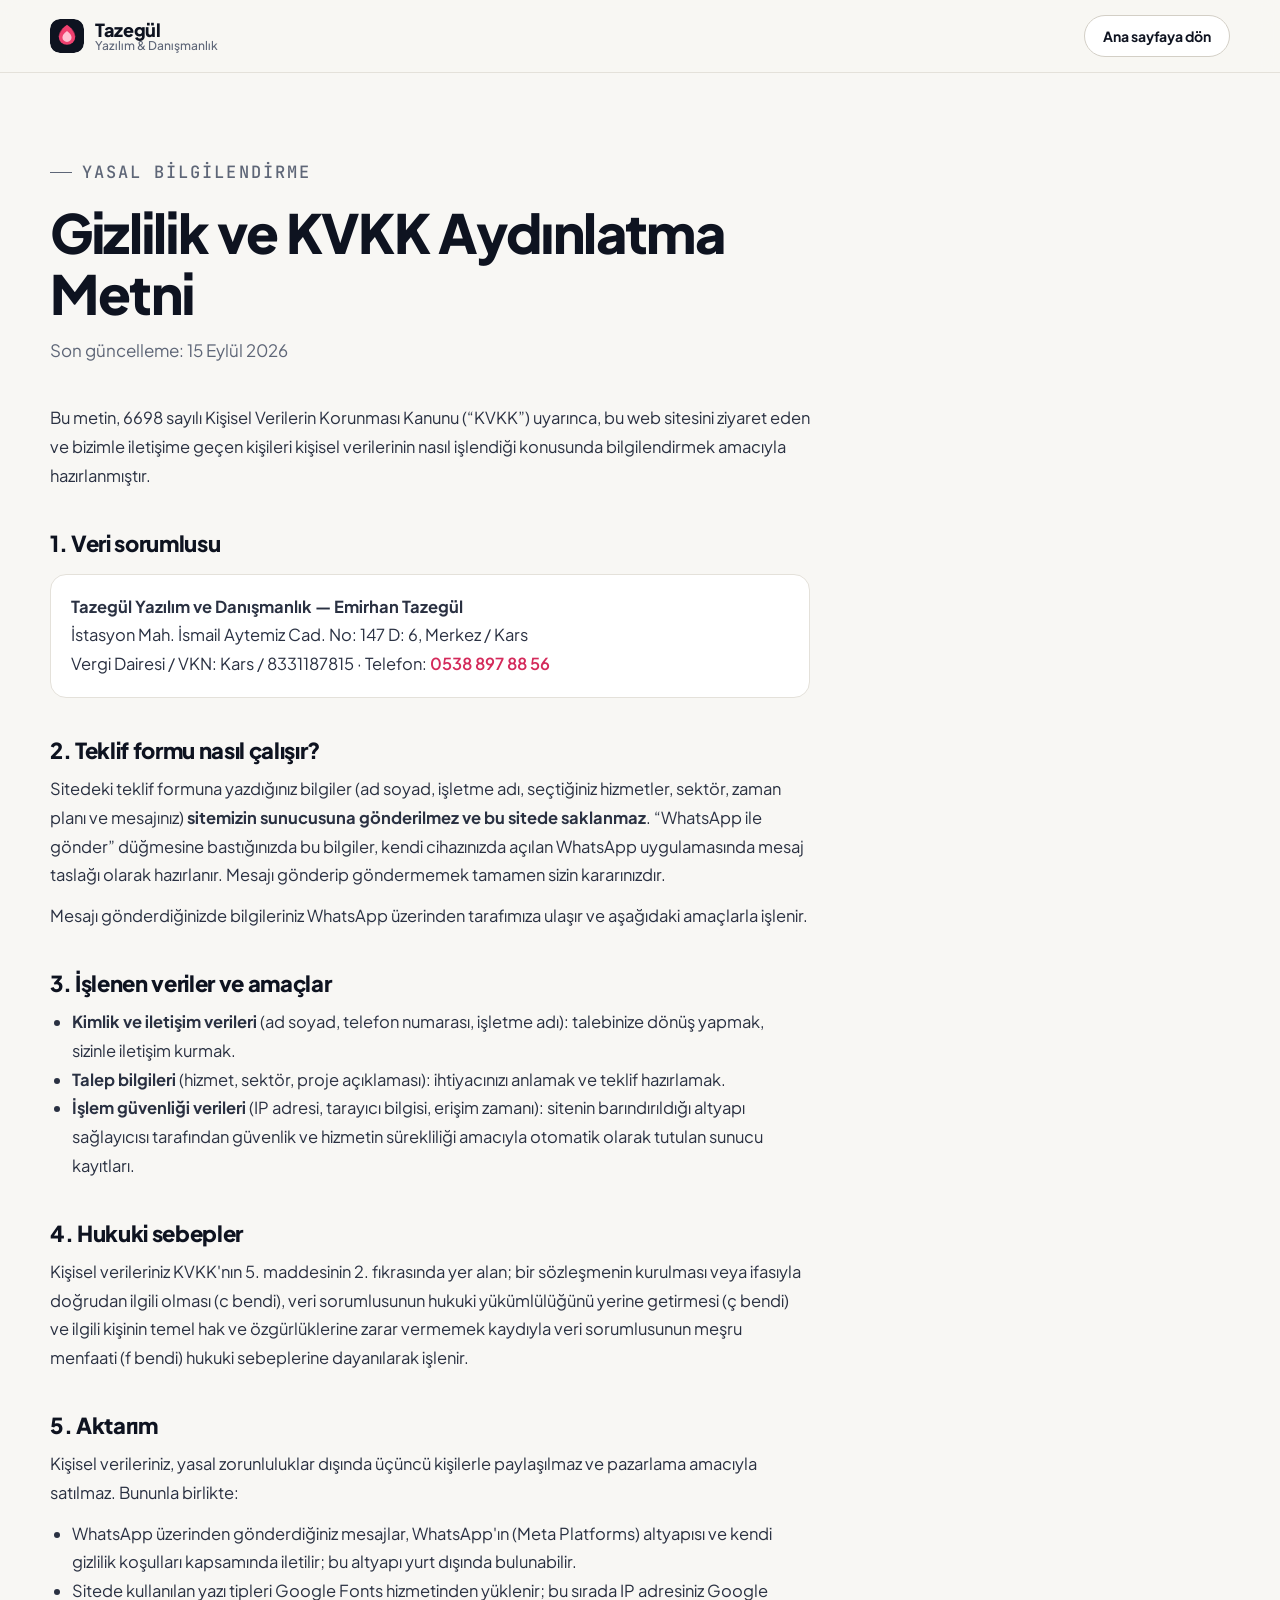
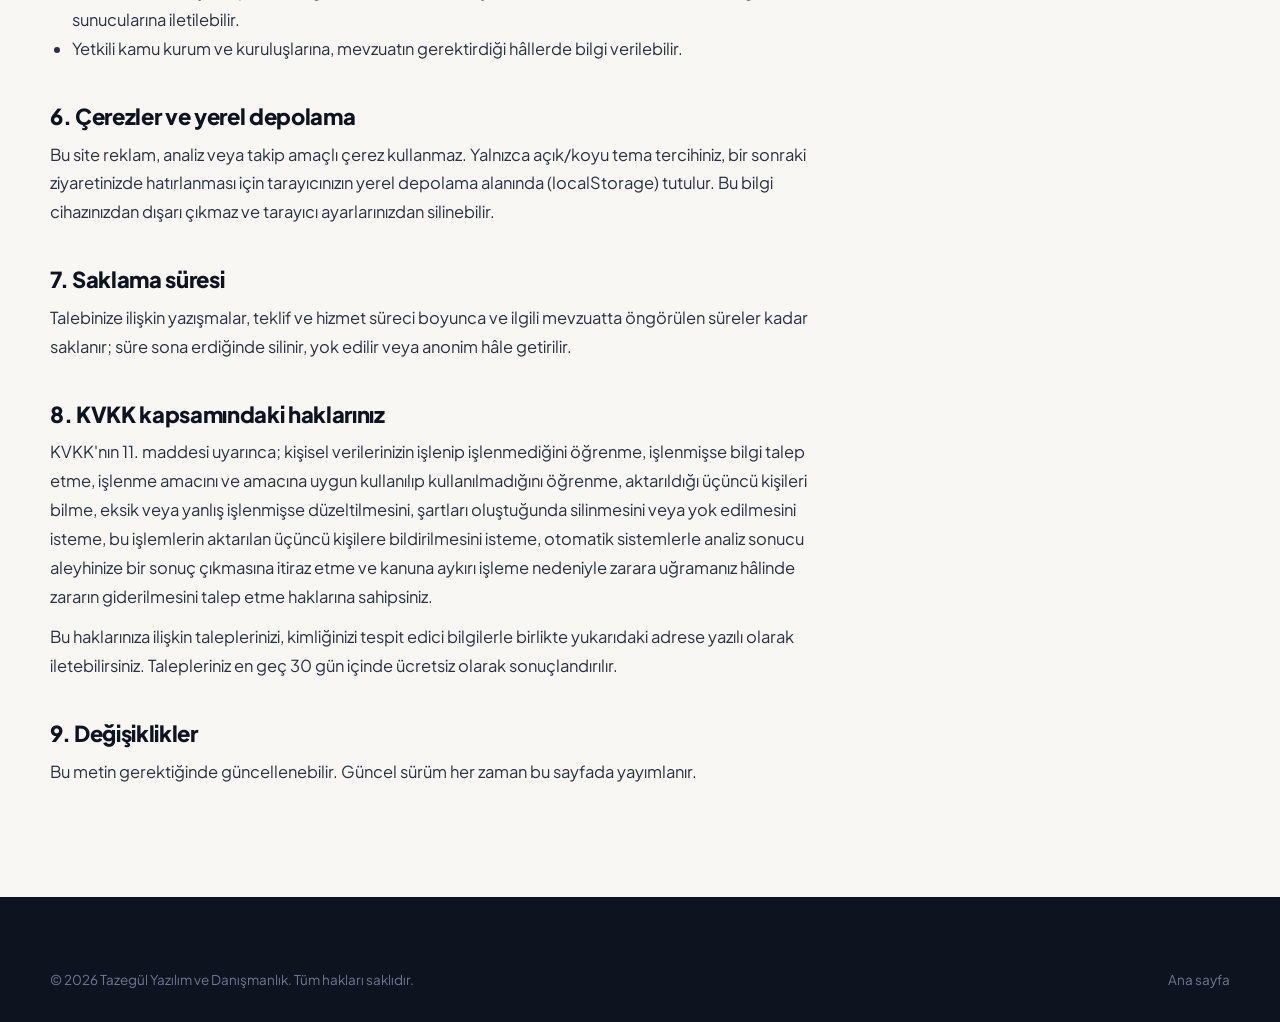
<file: gizlilik.html>
<!doctype html>
<html lang="tr">
<head>
  <meta charset="utf-8">
  <meta name="viewport" content="width=device-width, initial-scale=1">
  <title>Gizlilik ve KVKK Aydınlatma Metni | Tazegül Yazılım ve Danışmanlık</title>
  <meta name="description" content="Tazegül Yazılım ve Danışmanlık web sitesi gizlilik politikası ve 6698 sayılı KVKK kapsamında aydınlatma metni.">
  <meta name="theme-color" content="#0E1320">
  <link rel="canonical" href="https://tazegul-yazilim.vercel.app/gizlilik">
  <link rel="icon" href="favicon.svg" type="image/svg+xml">
  <link rel="apple-touch-icon" href="apple-touch-icon.png">
  <link rel="preconnect" href="https://fonts.googleapis.com">
  <link rel="preconnect" href="https://fonts.gstatic.com" crossorigin>
  <link href="https://fonts.googleapis.com/css2?family=Plus+Jakarta+Sans:wght@400;500;600;700;800&family=JetBrains+Mono:wght@400;500&display=swap" rel="stylesheet">
  <link rel="stylesheet" href="styles.css">
  <script>
    try { var t = localStorage.getItem('tz-theme'); if (t) document.documentElement.setAttribute('data-theme', t); } catch (e) {}
  </script>
</head>
<body>
  <header class="header is-scrolled">
    <div class="container header__inner">
      <a class="brand" href="./" aria-label="Tazegül Yazılım ana sayfa">
        <img src="favicon.svg" alt="" width="34" height="34">
        <span class="brand__text"><strong>Tazegül</strong><small>Yazılım &amp; Danışmanlık</small></span>
      </a>
      <div class="header__actions">
        <a class="btn btn--ghost btn--sm" href="./">Ana sayfaya dön</a>
      </div>
    </div>
  </header>

  <main class="page">
    <div class="container">
      <div class="page__head">
        <p class="kicker">Yasal bilgilendirme</p>
        <h1>Gizlilik ve KVKK Aydınlatma Metni</h1>
        <p>Son güncelleme: 15 Eylül 2026</p>
      </div>

      <article class="prose">
        <p>Bu metin, 6698 sayılı Kişisel Verilerin Korunması Kanunu (“KVKK”) uyarınca, bu web sitesini ziyaret eden ve bizimle iletişime geçen kişileri kişisel verilerinin nasıl işlendiği konusunda bilgilendirmek amacıyla hazırlanmıştır.</p>

        <h2>1. Veri sorumlusu</h2>
        <div class="box">
          <p><strong>Tazegül Yazılım ve Danışmanlık — Emirhan Tazegül</strong><br>
          İstasyon Mah. İsmail Aytemiz Cad. No: 147 D: 6, Merkez / Kars<br>
          Vergi Dairesi / VKN: Kars / 8331187815 · Telefon: <a href="tel:+905388978856">0538 897 88 56</a></p>
        </div>

        <h2>2. Teklif formu nasıl çalışır?</h2>
        <p>Sitedeki teklif formuna yazdığınız bilgiler (ad soyad, işletme adı, seçtiğiniz hizmetler, sektör, zaman planı ve mesajınız) <strong>sitemizin sunucusuna gönderilmez ve bu sitede saklanmaz</strong>. “WhatsApp ile gönder” düğmesine bastığınızda bu bilgiler, kendi cihazınızda açılan WhatsApp uygulamasında mesaj taslağı olarak hazırlanır. Mesajı gönderip göndermemek tamamen sizin kararınızdır.</p>
        <p>Mesajı gönderdiğinizde bilgileriniz WhatsApp üzerinden tarafımıza ulaşır ve aşağıdaki amaçlarla işlenir.</p>

        <h2>3. İşlenen veriler ve amaçlar</h2>
        <ul>
          <li><strong>Kimlik ve iletişim verileri</strong> (ad soyad, telefon numarası, işletme adı): talebinize dönüş yapmak, sizinle iletişim kurmak.</li>
          <li><strong>Talep bilgileri</strong> (hizmet, sektör, proje açıklaması): ihtiyacınızı anlamak ve teklif hazırlamak.</li>
          <li><strong>İşlem güvenliği verileri</strong> (IP adresi, tarayıcı bilgisi, erişim zamanı): sitenin barındırıldığı altyapı sağlayıcısı tarafından güvenlik ve hizmetin sürekliliği amacıyla otomatik olarak tutulan sunucu kayıtları.</li>
        </ul>

        <h2>4. Hukuki sebepler</h2>
        <p>Kişisel verileriniz KVKK'nın 5. maddesinin 2. fıkrasında yer alan; bir sözleşmenin kurulması veya ifasıyla doğrudan ilgili olması (c bendi), veri sorumlusunun hukuki yükümlülüğünü yerine getirmesi (ç bendi) ve ilgili kişinin temel hak ve özgürlüklerine zarar vermemek kaydıyla veri sorumlusunun meşru menfaati (f bendi) hukuki sebeplerine dayanılarak işlenir.</p>

        <h2>5. Aktarım</h2>
        <p>Kişisel verileriniz, yasal zorunluluklar dışında üçüncü kişilerle paylaşılmaz ve pazarlama amacıyla satılmaz. Bununla birlikte:</p>
        <ul>
          <li>WhatsApp üzerinden gönderdiğiniz mesajlar, WhatsApp'ın (Meta Platforms) altyapısı ve kendi gizlilik koşulları kapsamında iletilir; bu altyapı yurt dışında bulunabilir.</li>
          <li>Sitede kullanılan yazı tipleri Google Fonts hizmetinden yüklenir; bu sırada IP adresiniz Google sunucularına iletilebilir.</li>
          <li>Yetkili kamu kurum ve kuruluşlarına, mevzuatın gerektirdiği hâllerde bilgi verilebilir.</li>
        </ul>

        <h2>6. Çerezler ve yerel depolama</h2>
        <p>Bu site reklam, analiz veya takip amaçlı çerez kullanmaz. Yalnızca açık/koyu tema tercihiniz, bir sonraki ziyaretinizde hatırlanması için tarayıcınızın yerel depolama alanında (localStorage) tutulur. Bu bilgi cihazınızdan dışarı çıkmaz ve tarayıcı ayarlarınızdan silinebilir.</p>

        <h2>7. Saklama süresi</h2>
        <p>Talebinize ilişkin yazışmalar, teklif ve hizmet süreci boyunca ve ilgili mevzuatta öngörülen süreler kadar saklanır; süre sona erdiğinde silinir, yok edilir veya anonim hâle getirilir.</p>

        <h2>8. KVKK kapsamındaki haklarınız</h2>
        <p>KVKK'nın 11. maddesi uyarınca; kişisel verilerinizin işlenip işlenmediğini öğrenme, işlenmişse bilgi talep etme, işlenme amacını ve amacına uygun kullanılıp kullanılmadığını öğrenme, aktarıldığı üçüncü kişileri bilme, eksik veya yanlış işlenmişse düzeltilmesini, şartları oluştuğunda silinmesini veya yok edilmesini isteme, bu işlemlerin aktarılan üçüncü kişilere bildirilmesini isteme, otomatik sistemlerle analiz sonucu aleyhinize bir sonuç çıkmasına itiraz etme ve kanuna aykırı işleme nedeniyle zarara uğramanız hâlinde zararın giderilmesini talep etme haklarına sahipsiniz.</p>
        <p>Bu haklarınıza ilişkin taleplerinizi, kimliğinizi tespit edici bilgilerle birlikte yukarıdaki adrese yazılı olarak iletebilirsiniz. Talepleriniz en geç 30 gün içinde ücretsiz olarak sonuçlandırılır.</p>

        <h2>9. Değişiklikler</h2>
        <p>Bu metin gerektiğinde güncellenebilir. Güncel sürüm her zaman bu sayfada yayımlanır.</p>
      </article>
    </div>
  </main>

  <footer class="footer">
    <div class="container">
      <div class="footer__bottom" style="border-top:0;padding-top:0">
        <span>© 2026 Tazegül Yazılım ve Danışmanlık. Tüm hakları saklıdır.</span>
        <a href="./">Ana sayfa</a>
      </div>
    </div>
  </footer>
</body>
</html>
</file>
<file: styles.css>
/* =========================================================
   Tazegül Yazılım ve Danışmanlık — site stilleri
   ========================================================= */

:root {
  --bg: #F8F7F4;
  --bg-soft: #F1EFEA;
  --surface: #FFFFFF;
  --ink: #0E1320;
  --ink-2: #2A3142;
  --muted: #5E6677;
  --line: #E4E1DA;
  --line-strong: #D3CFC6;
  --rose: #D42A5B;
  --rose-strong: #B81F4C;
  --rose-soft: #FBE6EC;
  --on-rose: #FFFFFF;
  --band: #0E1320;
  --band-ink: #EEF0F5;
  --band-muted: #9CA4B5;
  --band-line: #232A3B;
  --shadow-sm: 0 1px 2px rgba(14, 19, 32, .06);
  --shadow-md: 0 10px 30px -12px rgba(14, 19, 32, .18);
  --shadow-lg: 0 30px 80px -24px rgba(14, 19, 32, .30);
  --radius: 18px;
  --radius-sm: 12px;
  --font: "Plus Jakarta Sans", system-ui, -apple-system, "Segoe UI", Roboto, sans-serif;
  --mono: "JetBrains Mono", ui-monospace, "Cascadia Code", Consolas, monospace;
  --ease: cubic-bezier(.2, .7, .2, 1);
  color-scheme: light;
}

@media (prefers-color-scheme: dark) {
  :root:not([data-theme="light"]) {
    --bg: #090C13;
    --bg-soft: #0D111A;
    --surface: #121724;
    --ink: #ECEEF3;
    --ink-2: #C9CEDA;
    --muted: #97A0B2;
    --line: #1E2433;
    --line-strong: #2A3244;
    --rose: #FF5A87;
    --rose-strong: #FF7A9F;
    --rose-soft: rgba(255, 90, 135, .12);
    --on-rose: #1A0710;
    --band: #0D111A;
    --band-line: #1E2433;
    --shadow-md: 0 10px 30px -12px rgba(0, 0, 0, .6);
    --shadow-lg: 0 30px 80px -24px rgba(0, 0, 0, .7);
    color-scheme: dark;
  }
}
:root[data-theme="dark"] {
  --bg: #090C13;
  --bg-soft: #0D111A;
  --surface: #121724;
  --ink: #ECEEF3;
  --ink-2: #C9CEDA;
  --muted: #97A0B2;
  --line: #1E2433;
  --line-strong: #2A3244;
  --rose: #FF5A87;
  --rose-strong: #FF7A9F;
  --rose-soft: rgba(255, 90, 135, .12);
  --on-rose: #1A0710;
  --band: #0D111A;
  --band-line: #1E2433;
  --shadow-md: 0 10px 30px -12px rgba(0, 0, 0, .6);
  --shadow-lg: 0 30px 80px -24px rgba(0, 0, 0, .7);
  color-scheme: dark;
}

/* ---------- Base ---------- */
*, *::before, *::after { box-sizing: border-box; }
html { scroll-behavior: smooth; scroll-padding-top: 84px; -webkit-text-size-adjust: 100%; }
body {
  margin: 0;
  font-family: var(--font);
  font-size: 16px;
  line-height: 1.6;
  color: var(--ink);
  background: var(--bg);
  -webkit-font-smoothing: antialiased;
  overflow-x: hidden;
}
img, svg { display: block; max-width: 100%; }
a { color: inherit; text-decoration: none; }
h1, h2, h3 { margin: 0; line-height: 1.12; letter-spacing: -.025em; font-weight: 800; }
p { margin: 0; }
button, input, select, textarea { font: inherit; color: inherit; }
svg { fill: none; stroke: currentColor; stroke-width: 1.8; stroke-linecap: round; stroke-linejoin: round; }
svg .fill, svg.fill { fill: currentColor; stroke: none; }
::selection { background: var(--rose); color: #fff; }

.container { width: min(1180px, 100% - 40px); margin-inline: auto; }
@media (max-width: 560px) { .container { width: calc(100% - 32px); } }

.skip { position: absolute; left: -999px; top: 8px; z-index: 100; background: var(--ink); color: var(--bg); padding: 8px 14px; border-radius: 8px; }
.skip:focus { left: 8px; }
:focus-visible { outline: 2px solid var(--rose); outline-offset: 3px; border-radius: 6px; }

/* ---------- Buttons ---------- */
.btn {
  --h: 52px;
  display: inline-flex; align-items: center; justify-content: center; gap: 10px;
  height: var(--h); padding: 0 24px;
  border-radius: 999px; border: 1px solid transparent;
  font-weight: 700; font-size: 15px; letter-spacing: -.005em;
  cursor: pointer; white-space: nowrap;
  transition: transform .25s var(--ease), background-color .25s, box-shadow .25s, border-color .25s, color .25s;
}
.btn svg { width: 18px; height: 18px; transition: transform .25s var(--ease); }
.btn:hover svg { transform: translateX(3px); }
.btn--sm { --h: 42px; padding: 0 18px; font-size: 14px; }
.btn--block { width: 100%; }
.btn--primary { background: var(--rose); color: var(--on-rose); box-shadow: 0 8px 24px -10px var(--rose); }
.btn--primary:hover { background: var(--rose-strong); transform: translateY(-1px); box-shadow: 0 14px 30px -12px var(--rose); }
.btn--ghost { border-color: var(--line-strong); background: var(--surface); color: var(--ink); }
.btn--ghost:hover { border-color: var(--ink); transform: translateY(-1px); }
.btn--light { background: #fff; color: #16213E; }
.btn--light:hover { transform: translateY(-1px); background: #F3F4F8; }
.btn--light:hover svg { transform: translate(2px, -2px); }

.icon-btn {
  display: grid; place-items: center;
  width: 42px; height: 42px; border-radius: 999px;
  border: 1px solid var(--line); background: var(--surface); cursor: pointer;
  transition: border-color .2s, transform .2s;
}
.icon-btn:hover { border-color: var(--line-strong); }
.icon-btn svg { width: 18px; height: 18px; }
.i-moon { display: none; }
:root[data-theme="dark"] .i-sun { display: none; }
:root[data-theme="dark"] .i-moon { display: block; }
@media (prefers-color-scheme: dark) {
  :root:not([data-theme="light"]) .i-sun { display: none; }
  :root:not([data-theme="light"]) .i-moon { display: block; }
}

/* ---------- Header ---------- */
.header {
  position: sticky; top: 0; z-index: 50;
  background: color-mix(in srgb, var(--bg) 92%, transparent);
  backdrop-filter: saturate(160%) blur(14px);
  -webkit-backdrop-filter: saturate(160%) blur(14px);
  border-bottom: 1px solid transparent;
  transition: border-color .3s, background-color .3s;
}
.header.is-scrolled { border-bottom-color: var(--line); }
.header__inner { display: flex; align-items: center; justify-content: space-between; height: 72px; gap: 24px; }

.brand { display: inline-flex; align-items: center; gap: 11px; }
.brand img { border-radius: 10px; }
.brand__text { display: flex; flex-direction: column; line-height: 1.1; }
.brand__text strong { font-size: 18px; font-weight: 800; letter-spacing: -.02em; }
.brand__text small { font-size: 12px; color: var(--muted); font-weight: 500; }

.nav { display: flex; align-items: center; gap: 4px; }
.nav a {
  position: relative; padding: 8px 14px; border-radius: 999px;
  font-size: 15px; font-weight: 600; color: var(--muted);
  transition: color .2s, background-color .2s;
}
.nav a:hover { color: var(--ink); }
.nav a.is-active { color: var(--ink); background: var(--bg-soft); }
.nav__cta-mobile { display: none; }

.header__actions { display: flex; align-items: center; gap: 10px; }
.menu-btn { display: none; }
.menu-btn span { grid-area: 1 / 1; display: block; width: 16px; height: 2px; background: currentColor; border-radius: 2px; transition: transform .3s var(--ease); }
.menu-btn span:first-child { transform: translateY(-3px); }
.menu-btn span:last-child { transform: translateY(3px); }
.menu-btn[aria-expanded="true"] span:first-child { transform: rotate(45deg); }
.menu-btn[aria-expanded="true"] span:last-child { transform: rotate(-45deg); }

@media (max-width: 900px) {
  .menu-btn { display: grid; }
  .header__cta { display: none; }
  .nav {
    position: fixed; inset: 72px 0 auto 0;
    flex-direction: column; align-items: stretch; gap: 2px;
    padding: 12px 16px 20px;
    background: var(--bg); border-bottom: 1px solid var(--line);
    box-shadow: var(--shadow-md);
    opacity: 0; transform: translateY(-8px); pointer-events: none;
    transition: opacity .25s, transform .25s var(--ease);
  }
  .nav.is-open { opacity: 1; transform: none; pointer-events: auto; }
  .nav a { padding: 14px 12px; font-size: 17px; border-radius: 12px; }
  .nav__cta-mobile { display: block; color: var(--rose) !important; }
}

/* ---------- Common ---------- */
.eyebrow {
  display: inline-flex; align-items: center; gap: 10px;
  padding: 7px 14px 7px 10px; border-radius: 999px;
  background: var(--surface); border: 1px solid var(--line);
  font-size: 13.5px; font-weight: 600; color: var(--ink-2);
  box-shadow: var(--shadow-sm);
}
.dot { width: 8px; height: 8px; border-radius: 50%; background: var(--rose); box-shadow: 0 0 0 4px var(--rose-soft); }
.accent { color: var(--rose); position: relative; white-space: nowrap; }
.accent::after {
  content: ""; position: absolute; left: 0; right: 0; bottom: .04em; height: .14em;
  background: currentColor; opacity: .18; border-radius: 4px;
}
.kicker {
  display: inline-flex; align-items: center; gap: 10px;
  font-family: var(--mono); font-size: 13px; font-weight: 500;
  text-transform: uppercase; letter-spacing: .12em; color: var(--rose);
  margin-bottom: 16px;
}
.kicker::before { content: ""; width: 22px; height: 1.5px; background: currentColor; }

.section { padding: 120px 0; position: relative; }
.section--tight { padding-top: 40px; }
.section--soft { background: var(--bg-soft); }
.section__head { max-width: 720px; margin-bottom: 56px; }
.section__head h2 { font-size: clamp(32px, 4.4vw, 50px); }
.section__head p:not(.kicker) { margin-top: 18px; font-size: 18px; color: var(--muted); max-width: 620px; }
@media (max-width: 700px) {
  .section { padding: 80px 0; }
  .section--tight { padding-top: 24px; }
  .section__head { margin-bottom: 40px; }
  .section__head p:not(.kicker) { font-size: 16.5px; }
}

/* ---------- Hero ---------- */
.hero { position: relative; padding: 72px 0 0; overflow: hidden; }
.hero__bg {
  position: absolute; inset: 0; z-index: -1;
  background-image:
    linear-gradient(var(--line) 1px, transparent 1px),
    linear-gradient(90deg, var(--line) 1px, transparent 1px);
  background-size: 56px 56px;
  mask-image: radial-gradient(ellipse 70% 60% at 60% 30%, #000 20%, transparent 75%);
  -webkit-mask-image: radial-gradient(ellipse 70% 60% at 60% 30%, #000 20%, transparent 75%);
  opacity: .7;
}
.hero__bg::after {
  content: ""; position: absolute; width: 620px; height: 620px; right: -120px; top: -160px;
  background: radial-gradient(circle, var(--rose) 0%, transparent 65%);
  opacity: .16; filter: blur(20px);
}
.hero__grid { display: grid; grid-template-columns: 1.05fr .95fr; gap: 56px; align-items: center; }
.hero h1 { font-size: clamp(40px, 6vw, 72px); margin-top: 26px; letter-spacing: -.035em; }
.lead { margin-top: 24px; font-size: clamp(17px, 1.6vw, 20px); color: var(--muted); max-width: 560px; line-height: 1.6; }
.hero__cta { display: flex; flex-wrap: wrap; gap: 12px; margin-top: 36px; }
.hero__facts { list-style: none; padding: 0; margin: 36px 0 0; display: flex; flex-wrap: wrap; gap: 10px 22px; }
.hero__facts li { display: flex; align-items: center; gap: 8px; font-size: 14.5px; font-weight: 600; color: var(--ink-2); }
.hero__facts svg { width: 18px; height: 18px; color: var(--rose); stroke-width: 2.4; }

.hero__visual { position: relative; padding: 30px 10px 40px; }
.editor {
  position: relative; border-radius: 20px; overflow: hidden;
  background: #0E1320; color: #D6DBE6;
  border: 1px solid #222A3C;
  box-shadow: var(--shadow-lg), 0 0 0 8px color-mix(in srgb, var(--surface) 60%, transparent);
  transform: perspective(1600px) rotateY(-7deg) rotateX(3deg);
  transition: transform .6s var(--ease);
}
.hero__visual:hover .editor { transform: perspective(1600px) rotateY(-2deg) rotateX(1deg); }
.editor__bar { display: flex; align-items: center; gap: 6px; padding: 12px 14px; background: #0A0E18; border-bottom: 1px solid #1B2232; }
.editor__dots { display: flex; gap: 6px; margin-right: 10px; }
.editor__dots i { width: 11px; height: 11px; border-radius: 50%; background: #2A3245; }
.editor__dots i:nth-child(1) { background: #FF5F57; }
.editor__dots i:nth-child(2) { background: #FEBC2E; }
.editor__dots i:nth-child(3) { background: #28C840; }
.editor__tab { font-family: var(--mono); font-size: 12px; color: #6B7488; padding: 5px 12px; border-radius: 7px; }
.editor__tab.is-active { background: #161C2B; color: #E6E9F0; }
.editor__code {
  margin: 0; padding: 22px 24px; min-height: 290px;
  font-family: var(--mono); font-size: 14px; line-height: 1.75;
  white-space: pre-wrap; tab-size: 2;
}
.editor__code .k { color: #FF7A9F; }
.editor__code .f { color: #7CC4FF; }
.editor__code .s { color: #A8E6A1; }
.editor__code .p { color: #F5C26B; }
.editor__code .c { color: #5D677D; font-style: italic; }
.editor__code .n { color: #6B7488; }
.caret { display: inline-block; width: 8px; height: 17px; margin-left: 1px; background: #FF5A87; vertical-align: -3px; animation: blink 1s steps(1) infinite; }
@keyframes blink { 50% { opacity: 0; } }
.editor__status { display: flex; justify-content: space-between; padding: 9px 16px; background: #0A0E18; border-top: 1px solid #1B2232; font-family: var(--mono); font-size: 11.5px; color: #6B7488; }
.editor__status span { display: flex; align-items: center; gap: 8px; }
.pulse { width: 7px; height: 7px; border-radius: 50%; background: #28C840; box-shadow: 0 0 0 0 rgba(40, 200, 64, .6); animation: pulse 2s infinite; }
@keyframes pulse { 70% { box-shadow: 0 0 0 8px rgba(40, 200, 64, 0); } 100% { box-shadow: 0 0 0 0 rgba(40, 200, 64, 0); } }

.chip {
  position: absolute; display: flex; align-items: center; gap: 12px;
  padding: 11px 16px 11px 11px; border-radius: 16px;
  background: var(--surface); border: 1px solid var(--line);
  box-shadow: var(--shadow-md);
  animation: float 6s ease-in-out infinite;
}
.chip strong { display: block; font-size: 14px; line-height: 1.2; }
.chip small { display: block; font-size: 12px; color: var(--muted); }
.chip__icon { display: grid; place-items: center; width: 38px; height: 38px; border-radius: 11px; background: var(--rose-soft); font-size: 18px; }
.chip--a { left: -34px; top: -14px; }
.chip--b { right: -14px; top: 44%; animation-delay: -2s; }
.chip--c { left: 18px; bottom: 0; animation-delay: -4s; }
@keyframes float { 50% { transform: translateY(-10px); } }

.marquee {
  margin-top: 80px; padding: 22px 0;
  border-block: 1px solid var(--line);
  overflow: hidden;
  mask-image: linear-gradient(90deg, transparent, #000 10%, #000 90%, transparent);
  -webkit-mask-image: linear-gradient(90deg, transparent, #000 10%, #000 90%, transparent);
}
.marquee__track { display: flex; width: max-content; animation: marquee 38s linear infinite; }
.marquee__track span {
  display: inline-flex; align-items: center; gap: 56px; padding-right: 56px;
  font-size: 18px; font-weight: 700; color: var(--muted); letter-spacing: -.01em; white-space: nowrap;
}
.marquee__track span::after { content: "✦"; font-size: 11px; color: var(--rose); opacity: .7; }
.marquee:hover .marquee__track { animation-play-state: paused; }
@keyframes marquee { to { transform: translateX(-50%); } }

@media (max-width: 1000px) {
  .hero__grid { grid-template-columns: 1fr; gap: 40px; }
  .hero__visual { max-width: 560px; width: 100%; margin-inline: auto; }
  .editor { transform: none; }
  .hero__visual:hover .editor { transform: none; }
}
@media (max-width: 560px) {
  .hero { padding-top: 40px; }
  .hero__cta .btn { flex: 1 1 100%; }
  .editor__code { font-size: 12px; padding: 18px; min-height: 250px; }
  .chip { padding: 8px 12px 8px 8px; }
  .chip__icon { width: 32px; height: 32px; font-size: 15px; }
  .chip strong { font-size: 13px; }
  .chip small { display: none; }
  .chip--a { left: -4px; top: 0; }
  .chip--b { right: -4px; }
  .chip--c { left: 8px; }
  .marquee { margin-top: 56px; }
}

/* ---------- Services (bento) ---------- */
.bento { display: grid; grid-template-columns: repeat(3, 1fr); gap: 18px; }
.card {
  position: relative; overflow: hidden;
  padding: 30px; border-radius: var(--radius);
  background: var(--surface); border: 1px solid var(--line);
  transition: transform .35s var(--ease), box-shadow .35s var(--ease), border-color .35s;
}
.card::before {
  content: ""; position: absolute; inset: 0; pointer-events: none; opacity: 0;
  background: radial-gradient(420px circle at var(--mx, 50%) var(--my, 0%), var(--rose-soft), transparent 45%);
  transition: opacity .35s;
}
.card:hover { transform: translateY(-4px); box-shadow: var(--shadow-md); border-color: var(--line-strong); }
.card:hover::before { opacity: 1; }
.card > * { position: relative; }
.card__icon {
  display: grid; place-items: center; width: 50px; height: 50px; margin-bottom: 22px;
  border-radius: 14px; background: var(--rose-soft); color: var(--rose);
}
.card__icon svg { width: 24px; height: 24px; }
.card h3 { font-size: 21px; margin-bottom: 10px; }
.card p { color: var(--muted); font-size: 15.5px; }

.card--feature { grid-column: span 2; grid-row: span 2; display: flex; flex-direction: column; background: var(--band); color: var(--band-ink); border-color: var(--band-line); }
.card--feature h3 { font-size: clamp(26px, 3vw, 34px); }
.card--feature p { color: var(--band-muted); font-size: 17px; max-width: 520px; }
.card--feature .card__icon { background: rgba(255, 90, 135, .14); color: #FF7A9F; }
.card--feature::before { background: radial-gradient(520px circle at var(--mx, 50%) var(--my, 0%), rgba(255, 90, 135, .12), transparent 45%); }
.card--feature:hover { border-color: #2E3750; }
.tags { list-style: none; padding: 0; margin: 22px 0 0; display: flex; flex-wrap: wrap; gap: 8px; }
.tags li { padding: 6px 12px; border-radius: 999px; border: 1px solid #2A3246; font-size: 13px; font-weight: 600; color: #C9CEDA; }
.card__art { margin-top: auto; padding-top: 32px; }
.mini-dash { border: 1px solid #242C40; border-radius: 14px; padding: 18px; background: linear-gradient(180deg, #121828, #0E1320); }
.mini-dash__row { display: grid; grid-template-columns: repeat(3, 1fr); gap: 10px; margin-bottom: 16px; }
.mini-dash__row b { height: 44px; border-radius: 10px; background: #182033; position: relative; overflow: hidden; }
.mini-dash__row b::after { content: ""; position: absolute; left: 12px; top: 12px; width: 40%; height: 7px; border-radius: 4px; background: #2D3650; box-shadow: 0 12px 0 0 #3A4563; }
.mini-dash__row b:first-child::after { background: #FF5A87; opacity: .8; }
.mini-dash__chart { display: flex; align-items: flex-end; gap: 10px; height: 110px; }
.mini-dash__chart i { flex: 1; height: var(--h); border-radius: 6px 6px 2px 2px; background: linear-gradient(180deg, #FF5A87, rgba(255, 90, 135, .25)); transform-origin: bottom; transform: scaleY(.2); transition: transform 1.1s var(--ease); }
.card--feature.is-visible .mini-dash__chart i { transform: scaleY(1); }
.mini-dash__chart i:nth-child(2) { transition-delay: .06s; }
.mini-dash__chart i:nth-child(3) { transition-delay: .12s; }
.mini-dash__chart i:nth-child(4) { transition-delay: .18s; }
.mini-dash__chart i:nth-child(5) { transition-delay: .24s; }
.mini-dash__chart i:nth-child(6) { transition-delay: .30s; }
.mini-dash__chart i:nth-child(7) { transition-delay: .36s; }

.card--wide { grid-column: 1 / -1; display: grid; grid-template-columns: auto 1fr auto; align-items: center; gap: 24px; }
.card--wide .card__icon { margin: 0; }
.card--wide h3 { margin-bottom: 6px; }
.card--wide p { max-width: 720px; }
.link-arrow { display: inline-flex; align-items: center; gap: 8px; font-weight: 700; color: var(--rose); white-space: nowrap; }
.link-arrow svg { width: 18px; height: 18px; transition: transform .25s var(--ease); }
.link-arrow:hover svg { transform: translateX(4px); }

@media (max-width: 1000px) {
  .bento { grid-template-columns: repeat(2, 1fr); }
  .card--feature { grid-column: 1 / -1; grid-row: auto; }
}
@media (max-width: 640px) {
  .bento { grid-template-columns: 1fr; }
  .card { padding: 24px; }
  .card--wide { grid-template-columns: 1fr; gap: 16px; }
}

/* ---------- Product (MotorumBurada) ---------- */
.product {
  --mb-navy: #16213E;
  --mb-red: #E63946;
  position: relative; overflow: hidden;
  display: grid; grid-template-columns: 1.1fr .9fr; gap: 40px; align-items: center;
  padding: 56px; border-radius: 28px;
  background:
    radial-gradient(700px circle at 100% 0%, rgba(230, 57, 70, .28), transparent 55%),
    radial-gradient(500px circle at 0% 100%, rgba(80, 110, 200, .18), transparent 60%),
    linear-gradient(160deg, #1B2748 0%, #16213E 45%, #0D1428 100%);
  color: #EEF1F8;
  border: 1px solid #25325A;
  box-shadow: var(--shadow-lg);
}
.product::after {
  content: ""; position: absolute; inset: 0; pointer-events: none;
  background-image: linear-gradient(rgba(255,255,255,.035) 1px, transparent 1px), linear-gradient(90deg, rgba(255,255,255,.035) 1px, transparent 1px);
  background-size: 40px 40px;
  mask-image: linear-gradient(90deg, #000, transparent 70%);
  -webkit-mask-image: linear-gradient(90deg, #000, transparent 70%);
}
.product > * { position: relative; z-index: 1; }
.product__label { font-family: var(--mono); font-size: 12.5px; letter-spacing: .12em; text-transform: uppercase; color: #FF8A93; }
.mb-wordmark { margin-top: 12px; font-size: clamp(38px, 5vw, 60px); letter-spacing: -.04em; font-weight: 800; }
.mb-wordmark span:first-child { color: #fff; }
.mb-wordmark span:last-child { color: var(--mb-red); }
.mb-wordmark::after { content: ""; display: block; width: 64px; height: 4px; margin-top: 14px; border-radius: 4px; background: var(--mb-red); }
.product__lead { margin-top: 20px; font-size: 18px; color: #B9C1D6; max-width: 520px; }
.product__features { list-style: none; padding: 0; margin: 28px 0 0; display: grid; grid-template-columns: 1fr 1fr; gap: 12px 24px; }
.product__features li { display: flex; align-items: center; gap: 10px; font-size: 15px; font-weight: 600; color: #E4E8F2; }
.product__features li::before { content: ""; flex: none; width: 18px; height: 18px; border-radius: 6px; background: rgba(230, 57, 70, .18) url("data:image/svg+xml,%3Csvg xmlns='http://www.w3.org/2000/svg' viewBox='0 0 24 24' fill='none' stroke='%23FF6B76' stroke-width='3' stroke-linecap='round' stroke-linejoin='round'%3E%3Cpath d='M20 6 9 17l-5-5'/%3E%3C/svg%3E") center / 12px no-repeat; }
.product__stack { display: flex; flex-wrap: wrap; gap: 8px; margin-top: 28px; }
.product__stack span { padding: 5px 11px; border-radius: 8px; background: rgba(255,255,255,.06); border: 1px solid rgba(255,255,255,.1); font-family: var(--mono); font-size: 12px; color: #AEB6CB; }
.product__links { display: flex; flex-wrap: wrap; gap: 12px; margin-top: 34px; }
.store {
  display: inline-flex; align-items: center; gap: 10px; height: 52px; padding: 0 18px 0 14px;
  border-radius: 14px; background: rgba(0,0,0,.35); border: 1px solid rgba(255,255,255,.16); color: #fff;
  transition: background-color .2s, border-color .2s, transform .25s var(--ease);
}
.store:hover { background: rgba(0,0,0,.55); border-color: rgba(255,255,255,.3); transform: translateY(-1px); }
.store svg { width: 22px; height: 22px; }
.store span { display: flex; flex-direction: column; line-height: 1.1; font-weight: 700; font-size: 15px; }
.store small { font-size: 10.5px; font-weight: 500; opacity: .75; }

.product__visual { display: grid; place-items: center; padding: 10px 0; }
.phone {
  position: relative; width: 272px; height: 556px; border-radius: 44px; padding: 12px;
  background: linear-gradient(145deg, #2A3558, #0B1022);
  box-shadow: 0 40px 80px -30px rgba(0,0,0,.8), inset 0 0 0 1.5px rgba(255,255,255,.14);
  transform: rotate(4deg);
  transition: transform .6s var(--ease);
}
.product:hover .phone { transform: rotate(1deg) translateY(-6px); }
.phone__notch { position: absolute; top: 22px; left: 50%; width: 84px; height: 24px; margin-left: -42px; border-radius: 20px; background: #05070D; z-index: 2; }
.phone__screen { height: 100%; border-radius: 34px; overflow: hidden; background: #F5F6FA; display: flex; flex-direction: column; padding: 50px 14px 0; color: #16213E; }
.app__top { display: flex; justify-content: space-between; align-items: center; }
.app__logo { font-size: 17px; font-weight: 800; letter-spacing: -.03em; }
.app__logo b:last-child { color: #E63946; }
.app__bell { width: 30px; height: 30px; border-radius: 10px; background: #fff; box-shadow: 0 2px 6px rgba(22,33,62,.08); position: relative; }
.app__bell::after { content: ""; position: absolute; top: 7px; right: 7px; width: 7px; height: 7px; border-radius: 50%; background: #E63946; }
.app__search { display: flex; align-items: center; gap: 8px; margin-top: 14px; padding: 10px 12px; border-radius: 12px; background: #fff; box-shadow: 0 2px 8px rgba(22,33,62,.06); font-size: 11px; color: #8A93A8; }
.app__search i { width: 12px; height: 12px; border: 2px solid #B0B7C8; border-radius: 50%; }
.app__cats { display: flex; gap: 6px; margin-top: 12px; }
.app__cats span { padding: 5px 10px; border-radius: 999px; background: #fff; font-size: 10.5px; font-weight: 700; color: #5E6780; }
.app__cats .on { background: #16213E; color: #fff; }
.app__list { display: flex; flex-direction: column; gap: 10px; margin-top: 14px; flex: 1; }
.app__item { display: flex; gap: 10px; padding: 8px; border-radius: 14px; background: #fff; box-shadow: 0 2px 8px rgba(22,33,62,.05); }
.app__img { flex: none; width: 76px; height: 64px; border-radius: 10px; }
.app__img--1 { background: linear-gradient(135deg, #E63946, #7A1C2A); }
.app__img--2 { background: linear-gradient(135deg, #2C3E75, #16213E); }
.app__img--3 { background: linear-gradient(135deg, #F2A541, #B5651D); }
.app__meta { flex: 1; display: flex; flex-direction: column; gap: 7px; padding-top: 4px; }
.app__meta b { display: block; height: 8px; border-radius: 4px; background: #DCE0EA; }
.app__meta b:first-child { width: 85%; background: #BFC6D6; }
.app__meta b:nth-child(2) { width: 55%; }
.app__meta i { display: block; width: 42%; height: 11px; margin-top: auto; margin-bottom: 4px; border-radius: 4px; background: rgba(230,57,70,.25); }
.app__tabbar { display: flex; justify-content: space-around; margin: 10px -14px 0; padding: 14px 20px 22px; background: #fff; border-top: 1px solid #ECEEF3; }
.app__tabbar i { width: 20px; height: 20px; border-radius: 7px; background: #DCE0EA; }
.app__tabbar .on { background: #E63946; }
.product__badge { display: flex; gap: 6px; margin-top: -22px; padding: 6px; border-radius: 999px; background: rgba(10,14,30,.7); border: 1px solid rgba(255,255,255,.12); backdrop-filter: blur(8px); position: relative; z-index: 3; }
.product__badge span { padding: 6px 14px; border-radius: 999px; font-size: 12.5px; font-weight: 700; color: #DDE2EE; }
.product__badge span:first-child { background: #E63946; color: #fff; }

@media (max-width: 1000px) {
  .product { grid-template-columns: 1fr; padding: 44px 36px; }
  .product__visual { order: -1; }
  .phone { width: 240px; height: 490px; }
}
@media (max-width: 560px) {
  .product { padding: 32px 22px; border-radius: 22px; }
  .product__features { grid-template-columns: 1fr; }
  .product__links .btn { flex: 1 1 100%; }
  .store { flex: 1 1 calc(50% - 6px); justify-content: center; }
  .phone { width: 220px; height: 450px; border-radius: 38px; }
  .phone__screen { border-radius: 28px; padding-top: 44px; }
  .app__img { width: 64px; height: 56px; }
}

/* ---------- Process ---------- */
.section--ink { background: var(--band); color: var(--band-ink); overflow: hidden; }
.section--ink::before {
  content: ""; position: absolute; width: 700px; height: 700px; left: -260px; bottom: -380px;
  background: radial-gradient(circle, rgba(255, 90, 135, .20), transparent 60%);
  pointer-events: none;
}
.section--ink .section__head p:not(.kicker) { color: var(--band-muted); }
.section--ink .kicker { color: #FF7A9F; }
.steps { list-style: none; padding: 0; margin: 0; display: grid; grid-template-columns: repeat(4, 1fr); gap: 18px; counter-reset: s; position: relative; }
.step {
  position: relative; padding: 30px 26px 32px; border-radius: var(--radius);
  background: rgba(255, 255, 255, .03); border: 1px solid var(--band-line);
  transition: border-color .3s, background-color .3s, transform .35s var(--ease);
}
.step:hover { border-color: #3A4460; background: rgba(255, 255, 255, .05); transform: translateY(-4px); }
.step__no {
  display: inline-grid; place-items: center; width: 48px; height: 48px; margin-bottom: 26px;
  border-radius: 14px; border: 1px solid #333C55;
  font-family: var(--mono); font-size: 15px; font-weight: 500; color: #FF7A9F;
}
.step h3 { font-size: 20px; margin-bottom: 10px; }
.step p { color: var(--band-muted); font-size: 15px; }
.step:not(:last-child)::after {
  content: ""; position: absolute; top: 54px; right: -18px; width: 18px; height: 1px;
  background: linear-gradient(90deg, #3A4460, transparent);
}
@media (max-width: 1000px) {
  .steps { grid-template-columns: repeat(2, 1fr); }
  .step::after { display: none; }
}
@media (max-width: 560px) { .steps { grid-template-columns: 1fr; } }

/* ---------- Approach ---------- */
.approach { display: grid; grid-template-columns: .9fr 1.1fr; gap: 72px; align-items: start; }
.approach__intro { position: sticky; top: 120px; }
.approach__intro h2 { font-size: clamp(32px, 4.2vw, 48px); }
.approach__intro p:not(.kicker) { margin: 20px 0 32px; font-size: 18px; color: var(--muted); }
.principles { display: grid; gap: 14px; }
.principle {
  display: grid; grid-template-columns: auto 1fr; gap: 20px; align-items: start;
  padding: 26px; border-radius: var(--radius); background: var(--surface); border: 1px solid var(--line);
  transition: border-color .3s, transform .35s var(--ease), box-shadow .35s;
}
.principle:hover { border-color: var(--line-strong); transform: translateX(4px); box-shadow: var(--shadow-md); }
.principle__icon { display: grid; place-items: center; width: 48px; height: 48px; border-radius: 14px; background: var(--ink); color: var(--bg); }
.principle__icon svg { width: 22px; height: 22px; }
.principle h3 { font-size: 19px; margin: 2px 0 6px; }
.principle p { color: var(--muted); font-size: 15.5px; }
@media (max-width: 900px) {
  .approach { grid-template-columns: 1fr; gap: 40px; }
  .approach__intro { position: static; }
}
@media (max-width: 560px) { .principle { padding: 22px; gap: 16px; } }

/* ---------- FAQ ---------- */
.faq { display: grid; grid-template-columns: .8fr 1.2fr; gap: 64px; align-items: start; }
.faq .section__head { margin-bottom: 0; }
.faq__list { display: grid; gap: 12px; }
.faq details { border-radius: 16px; background: var(--surface); border: 1px solid var(--line); transition: border-color .25s, box-shadow .25s; }
.faq details[open] { border-color: var(--line-strong); box-shadow: var(--shadow-md); }
.faq summary {
  list-style: none; cursor: pointer; position: relative;
  padding: 22px 64px 22px 24px; font-size: 17px; font-weight: 700; letter-spacing: -.01em;
}
.faq summary::-webkit-details-marker { display: none; }
.faq summary::after {
  content: ""; position: absolute; right: 22px; top: 50%; width: 28px; height: 28px; margin-top: -14px;
  border-radius: 50%; background: var(--bg-soft) url("data:image/svg+xml,%3Csvg xmlns='http://www.w3.org/2000/svg' viewBox='0 0 24 24' fill='none' stroke='%23D42A5B' stroke-width='2.4' stroke-linecap='round'%3E%3Cpath d='M12 6v12M6 12h12'/%3E%3C/svg%3E") center / 14px no-repeat;
  transition: transform .3s var(--ease);
}
.faq details[open] summary::after { transform: rotate(45deg); }
.faq details p { padding: 0 24px 22px; color: var(--muted); font-size: 16px; }
@media (max-width: 900px) { .faq { grid-template-columns: 1fr; gap: 32px; } }

/* ---------- Contact ---------- */
.contact { display: grid; grid-template-columns: .85fr 1.15fr; gap: 64px; align-items: start; }
.contact__info h2 { font-size: clamp(34px, 4.6vw, 54px); }
.contact__info > p:not(.kicker) { margin-top: 18px; font-size: 18px; color: var(--muted); }
.contact__list { list-style: none; padding: 0; margin: 40px 0 0; display: grid; gap: 14px; }
.contact__list li { display: flex; align-items: center; gap: 16px; padding: 16px; border-radius: 16px; border: 1px solid var(--line); background: var(--surface); }
.contact__icon { flex: none; display: grid; place-items: center; width: 46px; height: 46px; border-radius: 13px; background: var(--rose-soft); color: var(--rose); }
.contact__icon svg { width: 21px; height: 21px; }
.contact__list small { display: block; font-size: 12.5px; color: var(--muted); font-weight: 600; }
.contact__list a { font-weight: 700; font-size: 16px; line-height: 1.4; transition: color .2s; }
.contact__list a:hover { color: var(--rose); }

.form {
  padding: 36px; border-radius: 24px;
  background: var(--surface); border: 1px solid var(--line);
  box-shadow: var(--shadow-lg);
  display: grid; gap: 20px;
}
.form__row { display: grid; grid-template-columns: 1fr 1fr; gap: 16px; }
.field { display: grid; gap: 8px; margin: 0; padding: 0; border: 0; min-width: 0; }
.field > span, .field legend { font-size: 14px; font-weight: 700; color: var(--ink-2); padding: 0; }
.field legend { margin-bottom: 10px; }
.field em { font-style: normal; font-weight: 500; color: var(--muted); }
.field input, .field select, .field textarea {
  width: 100%; padding: 14px 16px; border-radius: 12px;
  background: var(--bg); border: 1px solid var(--line);
  font-size: 15.5px; outline: none;
  transition: border-color .2s, box-shadow .2s, background-color .2s;
}
.field textarea { resize: vertical; min-height: 120px; line-height: 1.55; }
.field select { appearance: none; background-image: url("data:image/svg+xml,%3Csvg xmlns='http://www.w3.org/2000/svg' viewBox='0 0 24 24' fill='none' stroke='%235E6677' stroke-width='2' stroke-linecap='round'%3E%3Cpath d='m6 9 6 6 6-6'/%3E%3C/svg%3E"); background-repeat: no-repeat; background-position: right 14px center; background-size: 18px; padding-right: 44px; }
.field input::placeholder, .field textarea::placeholder { color: var(--muted); opacity: .7; }
.field input:focus, .field select:focus, .field textarea:focus { border-color: var(--rose); box-shadow: 0 0 0 4px var(--rose-soft); background: var(--surface); }
.field .is-invalid { border-color: var(--rose); }

.choices { display: flex; flex-wrap: wrap; gap: 8px; }
.choices label { position: relative; cursor: pointer; }
.choices input { position: absolute; opacity: 0; inset: 0; cursor: pointer; }
.choices span {
  display: inline-flex; align-items: center; gap: 6px;
  padding: 9px 15px; border-radius: 999px; border: 1px solid var(--line);
  background: var(--bg); font-size: 14px; font-weight: 600; color: var(--ink-2);
  transition: all .2s var(--ease); user-select: none;
}
.choices label:hover span { border-color: var(--line-strong); }
.choices input:checked + span { background: var(--ink); border-color: var(--ink); color: var(--bg); }
.choices input:checked + span::before { content: "✓"; font-size: 12px; }
.choices input:focus-visible + span { outline: 2px solid var(--rose); outline-offset: 2px; }

.form .btn { --h: 56px; margin-top: 4px; font-size: 16px; }
.form .btn:hover svg { transform: none; }
.form__error { padding: 12px 14px; border-radius: 10px; background: var(--rose-soft); color: var(--rose-strong); font-size: 14.5px; font-weight: 600; }
.form__note { text-align: center; font-size: 13px; color: var(--muted); margin-top: -6px; }

@media (max-width: 900px) { .contact { grid-template-columns: 1fr; gap: 40px; } }
@media (max-width: 560px) {
  .form { padding: 22px; border-radius: 20px; }
  .form__row { grid-template-columns: 1fr; }
}

/* ---------- Footer ---------- */
.footer { background: var(--band); color: var(--band-ink); padding: 72px 0 32px; }
.footer .brand__text small { color: var(--band-muted); }
.footer__top { display: flex; justify-content: space-between; gap: 40px; flex-wrap: wrap; padding-bottom: 40px; border-bottom: 1px solid var(--band-line); }
.footer__brand p { margin-top: 16px; color: var(--band-muted); max-width: 340px; }
.footer__nav { display: flex; flex-wrap: wrap; gap: 8px 28px; align-items: center; }
.footer__nav a { color: var(--band-muted); font-weight: 600; transition: color .2s; }
.footer__nav a:hover { color: #fff; }
.legal { display: grid; grid-template-columns: repeat(4, auto); gap: 24px; justify-content: space-between; margin: 32px 0; }
.legal dt { font-family: var(--mono); font-size: 11.5px; letter-spacing: .1em; text-transform: uppercase; color: #6E7890; margin-bottom: 6px; }
.legal dd { margin: 0; font-size: 14.5px; color: #C9CEDA; }
.legal a:hover { color: #fff; }
.footer__bottom { display: flex; justify-content: space-between; flex-wrap: wrap; gap: 10px 24px; padding-top: 24px; border-top: 1px solid var(--band-line); font-size: 13.5px; color: #6E7890; }
@media (max-width: 900px) { .legal { grid-template-columns: 1fr 1fr; } }
@media (max-width: 560px) { .legal { grid-template-columns: 1fr; gap: 18px; } .footer { padding-top: 56px; } }

/* ---------- WhatsApp float ---------- */
.wa-float {
  position: fixed; right: 22px; bottom: 22px; z-index: 40;
  display: grid; place-items: center; width: 58px; height: 58px; border-radius: 50%;
  background: #25D366; color: #fff; box-shadow: 0 12px 30px -8px rgba(37, 211, 102, .6);
  transition: transform .3s var(--ease), opacity .3s;
  opacity: 0; transform: translateY(20px) scale(.9); pointer-events: none;
}
.wa-float.is-shown { opacity: 1; transform: none; pointer-events: auto; }
.wa-float:hover { transform: scale(1.06); }
.wa-float svg { width: 28px; height: 28px; stroke-width: 1.9; }
@media (max-width: 560px) { .wa-float { right: 16px; bottom: 16px; width: 54px; height: 54px; } }

/* İkon seti: <svg><use/></svg> için varsayılan boyut */
svg:has(> use) { width: 1em; height: 1em; flex: none; }

/* ---------- Okuma ilerleme çubuğu ---------- */
.progress { position: absolute; left: 0; right: 0; bottom: -1px; height: 2px; pointer-events: none; }
.progress i { display: block; height: 100%; background: linear-gradient(90deg, var(--rose), #FF9DB8); transform-origin: 0 50%; transform: scaleX(0); }

/* ---------- Başlık kelime animasyonu ---------- */
.split .w { display: inline-block; overflow: hidden; vertical-align: top; padding-bottom: .12em; margin-bottom: -.12em; }
.split .w > span { display: inline-block; }
.js .split .w > span { transform: translateY(105%); animation: word-up .9s var(--ease) forwards; animation-delay: calc(.08s + var(--i) * .09s); }
@keyframes word-up { to { transform: none; } }

.chip__icon { color: var(--rose); }
.chip__icon svg { width: 19px; height: 19px; }

/* ---------- Sektörler ---------- */
.sectors { border-radius: 28px; background: var(--surface); border: 1px solid var(--line); box-shadow: var(--shadow-md); overflow: hidden; }
.sectors__tabs {
  display: flex; gap: 6px; padding: 10px; overflow-x: auto; scrollbar-width: none;
  border-bottom: 1px solid var(--line); background: color-mix(in srgb, var(--bg-soft) 60%, var(--surface));
}
.sectors__tabs::-webkit-scrollbar { display: none; }
.sectors__tabs button {
  display: inline-flex; align-items: center; gap: 9px; flex: 1 0 auto; justify-content: center;
  padding: 12px 18px; border: 1px solid transparent; border-radius: 14px; background: none; cursor: pointer;
  font-size: 14.5px; font-weight: 700; color: var(--muted); white-space: nowrap;
  transition: color .2s, background-color .2s, border-color .2s, box-shadow .2s;
}
.sectors__tabs button svg { width: 18px; height: 18px; }
.sectors__tabs button:hover { color: var(--ink); }
.sectors__tabs button.is-active { background: var(--surface); color: var(--ink); border-color: var(--line); box-shadow: var(--shadow-sm); }
.sectors__tabs button.is-active svg { color: var(--rose); }

.sector { display: grid; grid-template-columns: 1.1fr .9fr; gap: 56px; align-items: center; padding: 52px 56px; }
.sector[hidden] { display: none; }
.sector:not([hidden]) { animation: panel-in .5s var(--ease); }
@keyframes panel-in { from { opacity: 0; transform: translateY(10px); } }
.sector h3 { font-size: clamp(26px, 3vw, 36px); }
.sector__copy > p { margin-top: 16px; font-size: 17px; color: var(--muted); }
.ticks { list-style: none; padding: 0; margin: 26px 0 32px; display: grid; gap: 12px; }
.ticks li { position: relative; padding-left: 34px; font-weight: 600; color: var(--ink-2); }
.ticks li::before {
  content: ""; position: absolute; left: 0; top: 1px; width: 22px; height: 22px; border-radius: 7px;
  background: var(--rose-soft) url("data:image/svg+xml,%3Csvg xmlns='http://www.w3.org/2000/svg' viewBox='0 0 24 24' fill='none' stroke='%23D42A5B' stroke-width='3' stroke-linecap='round' stroke-linejoin='round'%3E%3Cpath d='M20 6 9 17l-5-5'/%3E%3C/svg%3E") center / 13px no-repeat;
}

.mock {
  position: relative; isolation: isolate; padding: 22px; border-radius: 24px;
  background: linear-gradient(160deg, #141A2A, #0E1320); color: #E6E9F1;
  border: 1px solid #242C40; box-shadow: var(--shadow-lg);
  transform: rotate(-1.5deg);
}
.mock__head { display: flex; align-items: center; gap: 12px; padding-bottom: 16px; margin-bottom: 8px; border-bottom: 1px solid #232A3D; }
.mock__head b { display: block; font-size: 16px; }
.mock__head small { display: block; font-size: 12.5px; color: #8E97AB; }
.mock__head em { margin-left: auto; padding: 4px 10px; border-radius: 999px; background: rgba(40, 200, 64, .14); color: #5FDB76; font-style: normal; font-size: 12px; font-weight: 700; }
.mock__logo { display: grid; place-items: center; flex: none; width: 42px; height: 42px; border-radius: 12px; background: #FF5A87; color: #fff; }
.mock__logo svg { width: 21px; height: 21px; }
.mock__row { display: flex; align-items: center; gap: 14px; padding: 12px 4px; }
.mock__row + .mock__row { border-top: 1px dashed #232A3D; }
.mock__row > span { display: grid; place-items: center; flex: none; width: 38px; height: 38px; border-radius: 11px; background: #1A2133; color: #FF7A9F; }
.mock__row > span svg { width: 18px; height: 18px; }
.mock__row strong { display: block; font-size: 14.5px; }
.mock__row small { display: block; font-size: 12.5px; color: #8E97AB; }
.mock__row > i { margin-left: auto; display: grid; place-items: center; flex: none; width: 22px; height: 22px; border-radius: 50%; background: rgba(255, 90, 135, .16); color: #FF7A9F; }
.mock__row > i svg { width: 12px; height: 12px; stroke-width: 3; }
.mock__cta { margin-top: 14px; padding: 13px; border-radius: 12px; text-align: center; font-weight: 700; font-size: 14.5px; background: #FF5A87; color: #1A0710; }
.sector:not([hidden]) .mock__row { animation: row-in .6s var(--ease) both; }
.sector:not([hidden]) .mock__row:nth-of-type(3) { animation-delay: .08s; }
.sector:not([hidden]) .mock__row:nth-of-type(4) { animation-delay: .16s; }
@keyframes row-in { from { opacity: 0; transform: translateX(14px); } }

@media (max-width: 900px) {
  .sectors__tabs button { flex: 0 0 auto; }
  .sector { grid-template-columns: 1fr; gap: 36px; padding: 32px 26px 36px; }
  .mock { transform: none; }
}
@media (max-width: 560px) {
  .sectors { border-radius: 22px; }
  .sector { padding: 26px 18px 30px; }
  .sector .btn { width: 100%; }
}

/* ---------- Teklif sihirbazı ---------- */
.wizard {
  padding: 32px 36px 28px; border-radius: 24px;
  background: var(--surface); border: 1px solid var(--line); box-shadow: var(--shadow-lg);
  display: grid; gap: 22px;
}
.wizard__steps { list-style: none; padding: 0; margin: 0 0 14px; display: flex; justify-content: space-between; gap: 8px; }
.wizard__steps li { display: flex; align-items: center; gap: 10px; font-size: 14px; font-weight: 700; color: var(--muted); transition: color .3s; }
.wizard__steps b {
  display: grid; place-items: center; width: 30px; height: 30px; border-radius: 50%;
  border: 1.5px solid var(--line-strong); font-size: 13px; transition: all .3s var(--ease);
}
.wizard__steps li.is-active { color: var(--ink); }
.wizard__steps li.is-active b { border-color: var(--rose); background: var(--rose); color: var(--on-rose); box-shadow: 0 0 0 5px var(--rose-soft); }
.wizard__steps li.is-done b { border-color: var(--ink); background: var(--ink); color: var(--bg); }
.wizard__bar { height: 4px; border-radius: 4px; background: var(--bg-soft); overflow: hidden; }
.wizard__bar i { display: block; height: 100%; width: 33.34%; border-radius: 4px; background: linear-gradient(90deg, var(--rose), #FF9DB8); transition: width .5s var(--ease); }

.wstep { margin: 0; padding: 0; border: 0; min-width: 0; display: grid; gap: 18px; }
.wstep[hidden] { display: none; }
.wstep:not([hidden]) { animation: panel-in .45s var(--ease); }
.wstep legend { float: left; width: 100%; padding: 0; font-size: 22px; font-weight: 800; letter-spacing: -.02em; outline: none; }
.wstep__hint { margin-top: -10px; color: var(--muted); font-size: 14.5px; }

.tiles { display: grid; grid-template-columns: repeat(3, 1fr); gap: 10px; }
.tile { position: relative; cursor: pointer; }
.tile input { position: absolute; opacity: 0; inset: 0; cursor: pointer; }
.tile span {
  position: relative; display: flex; flex-direction: column; align-items: flex-start; gap: 12px; height: 100%;
  padding: 16px; border-radius: 16px; border: 1.5px solid var(--line); background: var(--bg);
  font-size: 14.5px; font-weight: 700; color: var(--ink-2); line-height: 1.3;
  transition: border-color .2s, background-color .2s, transform .2s var(--ease), box-shadow .2s;
}
.tile span svg { width: 22px; height: 22px; color: var(--muted); transition: color .2s; }
.tile:hover span { border-color: var(--line-strong); transform: translateY(-2px); }
.tile input:checked + span { border-color: var(--rose); background: var(--rose-soft); color: var(--ink); box-shadow: 0 8px 20px -14px var(--rose); }
.tile input:checked + span svg { color: var(--rose); }
.tile input:checked + span::after {
  content: ""; position: absolute; top: 12px; right: 12px; width: 20px; height: 20px; border-radius: 50%;
  background: var(--rose) url("data:image/svg+xml,%3Csvg xmlns='http://www.w3.org/2000/svg' viewBox='0 0 24 24' fill='none' stroke='white' stroke-width='3.4' stroke-linecap='round' stroke-linejoin='round'%3E%3Cpath d='M20 6 9 17l-5-5'/%3E%3C/svg%3E") center / 11px no-repeat;
}
.tile input:focus-visible + span { outline: 2px solid var(--rose); outline-offset: 2px; }
.tile--wide { grid-column: 1 / -1; }
.tile--wide span { flex-direction: row; align-items: center; }

.wgroup__label { font-size: 14px; font-weight: 700; color: var(--ink-2); margin-bottom: 10px; }
.choices input[type="radio"]:checked + span::before { content: "●"; font-size: 8px; }

.preview { border-radius: 14px; border: 1px dashed var(--line-strong); background: var(--bg); padding: 14px 16px; }
.preview__label { display: flex; align-items: center; gap: 8px; font-size: 12px; font-weight: 700; color: #1FA855; text-transform: uppercase; letter-spacing: .06em; }
.preview__label svg { width: 16px; height: 16px; }
.preview__text { margin: 8px 0 0; font-family: var(--font); font-size: 14px; line-height: 1.55; color: var(--ink-2); white-space: pre-wrap; max-height: 150px; overflow: auto; }

.wizard__nav { display: flex; gap: 10px; }
.wizard__nav .btn { --h: 54px; }
.wizard__nav .btn--primary { flex: 1; }
.wizard__nav .btn[hidden] { display: none; }
#wizBack svg { width: 18px; height: 18px; }
#wizBack:hover svg { transform: translateX(-3px); }
.form__note { text-align: center; font-size: 13px; color: var(--muted); margin-top: -8px; }
.form__note a { color: var(--ink-2); font-weight: 600; text-decoration: underline; text-underline-offset: 3px; white-space: nowrap; }

@media (max-width: 560px) {
  .wizard { padding: 22px 18px 20px; border-radius: 20px; }
  .wizard__steps span { display: none; }
  .wizard__steps li.is-active span { display: inline; }
  .tiles { grid-template-columns: 1fr 1fr; }
  .wstep legend { font-size: 20px; }
}

/* ---------- Mobil alt çubuk ---------- */
.mbar { display: none; }
@media (max-width: 700px) {
  .wa-float { display: none; }
  .mbar {
    position: fixed; left: 12px; right: 12px; bottom: calc(12px + env(safe-area-inset-bottom)); z-index: 45;
    display: grid; grid-template-columns: 1fr 1.25fr 1.3fr; gap: 6px; padding: 6px;
    border-radius: 20px; background: color-mix(in srgb, var(--surface) 94%, transparent);
    border: 1px solid var(--line); box-shadow: 0 16px 40px -12px rgba(14, 19, 32, .35);
    backdrop-filter: blur(14px); -webkit-backdrop-filter: blur(14px);
    transform: translateY(160%); transition: transform .45s var(--ease);
  }
  .mbar.is-shown { transform: none; }
  .mbar a { display: flex; align-items: center; justify-content: center; gap: 7px; height: 48px; border-radius: 14px; font-size: 14.5px; font-weight: 700; color: var(--ink-2); }
  .mbar a svg { width: 18px; height: 18px; }
  .mbar a:nth-child(2) svg { color: #1FA855; }
  .mbar .mbar__cta { background: var(--rose); color: var(--on-rose); }
  .footer { padding-bottom: 104px; }
}

/* ---------- Alt sayfalar (gizlilik, 404) ---------- */
.page { padding: 72px 0 110px; }
.page__head { max-width: 760px; margin-bottom: 40px; }
.page__head h1 { font-size: clamp(34px, 5vw, 54px); }
.page__head p { margin-top: 14px; color: var(--muted); font-size: 17px; }
.prose { max-width: 760px; }
.prose h2 { font-size: 22px; margin: 40px 0 12px; letter-spacing: -.015em; }
.prose p, .prose li { color: var(--ink-2); font-size: 16.5px; line-height: 1.75; }
.prose p + p { margin-top: 12px; }
.prose ul { padding-left: 22px; margin: 12px 0; }
.prose a { color: var(--rose); font-weight: 600; }
.prose .box { margin: 18px 0; padding: 18px 20px; border-radius: 16px; background: var(--surface); border: 1px solid var(--line); }
.prose .box p { margin: 0; }
.notfound { min-height: calc(100vh - 72px); display: grid; place-items: center; text-align: center; padding: 60px 0; }
.notfound__code { font-family: var(--mono); font-size: clamp(90px, 18vw, 180px); font-weight: 500; line-height: 1; letter-spacing: -.05em; color: var(--rose); }
.notfound h1 { font-size: clamp(28px, 4vw, 42px); margin-top: 10px; }
.notfound p { margin: 14px auto 30px; color: var(--muted); max-width: 440px; }

/* ---------- Reveal animation ---------- */
.js .reveal { opacity: 0; transform: translateY(22px); transition: opacity .8s var(--ease), transform .8s var(--ease); transition-delay: var(--d, 0s); }
.js .reveal.is-visible { opacity: 1; transform: none; }

@media (prefers-reduced-motion: reduce) {
  html { scroll-behavior: auto; }
  *, *::before, *::after { animation-duration: .001ms !important; animation-delay: 0s !important; animation-iteration-count: 1 !important; transition-duration: .001ms !important; }
  .js .reveal { opacity: 1; transform: none; }
  .marquee__track { animation: none; }
}

/* ---------- Yaptığımız işler ---------- */
.work { display: grid; grid-template-columns: 1.15fr .85fr; gap: 56px; align-items: center; }
.work__shots { position: relative; padding-bottom: 46px; }
.shot {
  margin: 0; border-radius: 18px; overflow: hidden;
  background: var(--surface); border: 1px solid var(--line);
  box-shadow: var(--shadow-lg);
  transition: transform .5s var(--ease);
}
.work:hover .shot:not(.shot--phone) { transform: translateY(-4px); }
.shot__bar { display: flex; align-items: center; gap: 12px; padding: 10px 14px; background: var(--bg-soft); border-bottom: 1px solid var(--line); }
.shot__dots { display: flex; gap: 5px; }
.shot__dots i { width: 9px; height: 9px; border-radius: 50%; background: var(--line-strong); }
.shot__url {
  display: inline-flex; align-items: center; gap: 7px; padding: 4px 14px; border-radius: 999px;
  background: var(--surface); border: 1px solid var(--line);
  font-family: var(--mono); font-size: 12px; color: var(--muted);
}
.shot__url svg { width: 12px; height: 12px; color: #1FA855; }
.shot img { width: 100%; height: auto; display: block; }
.shot--phone {
  position: absolute; left: 26px; bottom: 0; width: 132px;
  border-radius: 16px; border: 5px solid var(--surface);
  box-shadow: var(--shadow-lg);
  transition: transform .5s var(--ease);
}
.work:hover .shot--phone { transform: translateY(-8px); }
.work__tag { display: flex; flex-wrap: wrap; gap: 8px; margin-bottom: 18px; }
.work__tag span {
  display: inline-flex; align-items: center; gap: 7px; padding: 6px 13px; border-radius: 999px;
  background: var(--rose-soft); color: var(--rose-strong); font-size: 13px; font-weight: 700;
}
.work__tag svg { width: 15px; height: 15px; }
.work__copy h3 { font-size: clamp(28px, 3.4vw, 40px); }
.work__lead { margin-top: 14px; font-size: 17px; color: var(--muted); }
.work__copy .ticks { margin: 24px 0 30px; }

@media (max-width: 900px) {
  .work { grid-template-columns: 1fr; gap: 36px; }
  .work__shots { padding-bottom: 36px; }
  .shot--phone { width: 112px; left: 18px; }
}
@media (max-width: 560px) {
  .shot--phone { display: none; }
  .work__shots { padding-bottom: 0; }
  .work .btn { width: 100%; }
}

/* ---------- İş birliği kartı ---------- */
.partner {
  display: grid; grid-template-columns: 260px 1fr; gap: 32px; align-items: center;
  margin-top: 56px; padding: 22px; border-radius: 22px;
  background: var(--surface); border: 1px solid var(--line);
  transition: border-color .3s, box-shadow .3s, transform .35s var(--ease);
}
.partner:hover { border-color: var(--line-strong); box-shadow: var(--shadow-md); transform: translateY(-2px); }
.partner__shot { display: block; border-radius: 14px; overflow: hidden; border: 1px solid var(--line); background: var(--bg-soft); }
.partner__shot img { width: 100%; height: 150px; object-fit: cover; object-position: top center; }
.partner__label {
  display: inline-flex; align-items: center; gap: 8px; margin-bottom: 10px;
  font-family: var(--mono); font-size: 12px; letter-spacing: .12em; text-transform: uppercase; color: var(--rose);
}
.partner__label svg { width: 15px; height: 15px; }
.partner__copy h3 { font-size: 24px; margin-bottom: 8px; }
.partner__copy > p { color: var(--muted); font-size: 15.5px; max-width: 620px; }
.partner .link-arrow { margin-top: 16px; font-family: var(--mono); font-size: 14px; }

@media (max-width: 760px) {
  .partner { grid-template-columns: 1fr; gap: 20px; margin-top: 40px; }
  .partner__shot img { height: 132px; }
}

/* İkinci ve sonraki iş kartları: ters yerleşim */
.work + .work { margin-top: 72px; }
.work--flip .work__shots { order: 2; }
.work--flip .shot--phone { left: auto; right: 26px; }
@media (max-width: 900px) {
  .work + .work { margin-top: 48px; }
  .work--flip .work__shots { order: 0; }
  .work--flip .shot--phone { right: 18px; }
}
</file>
